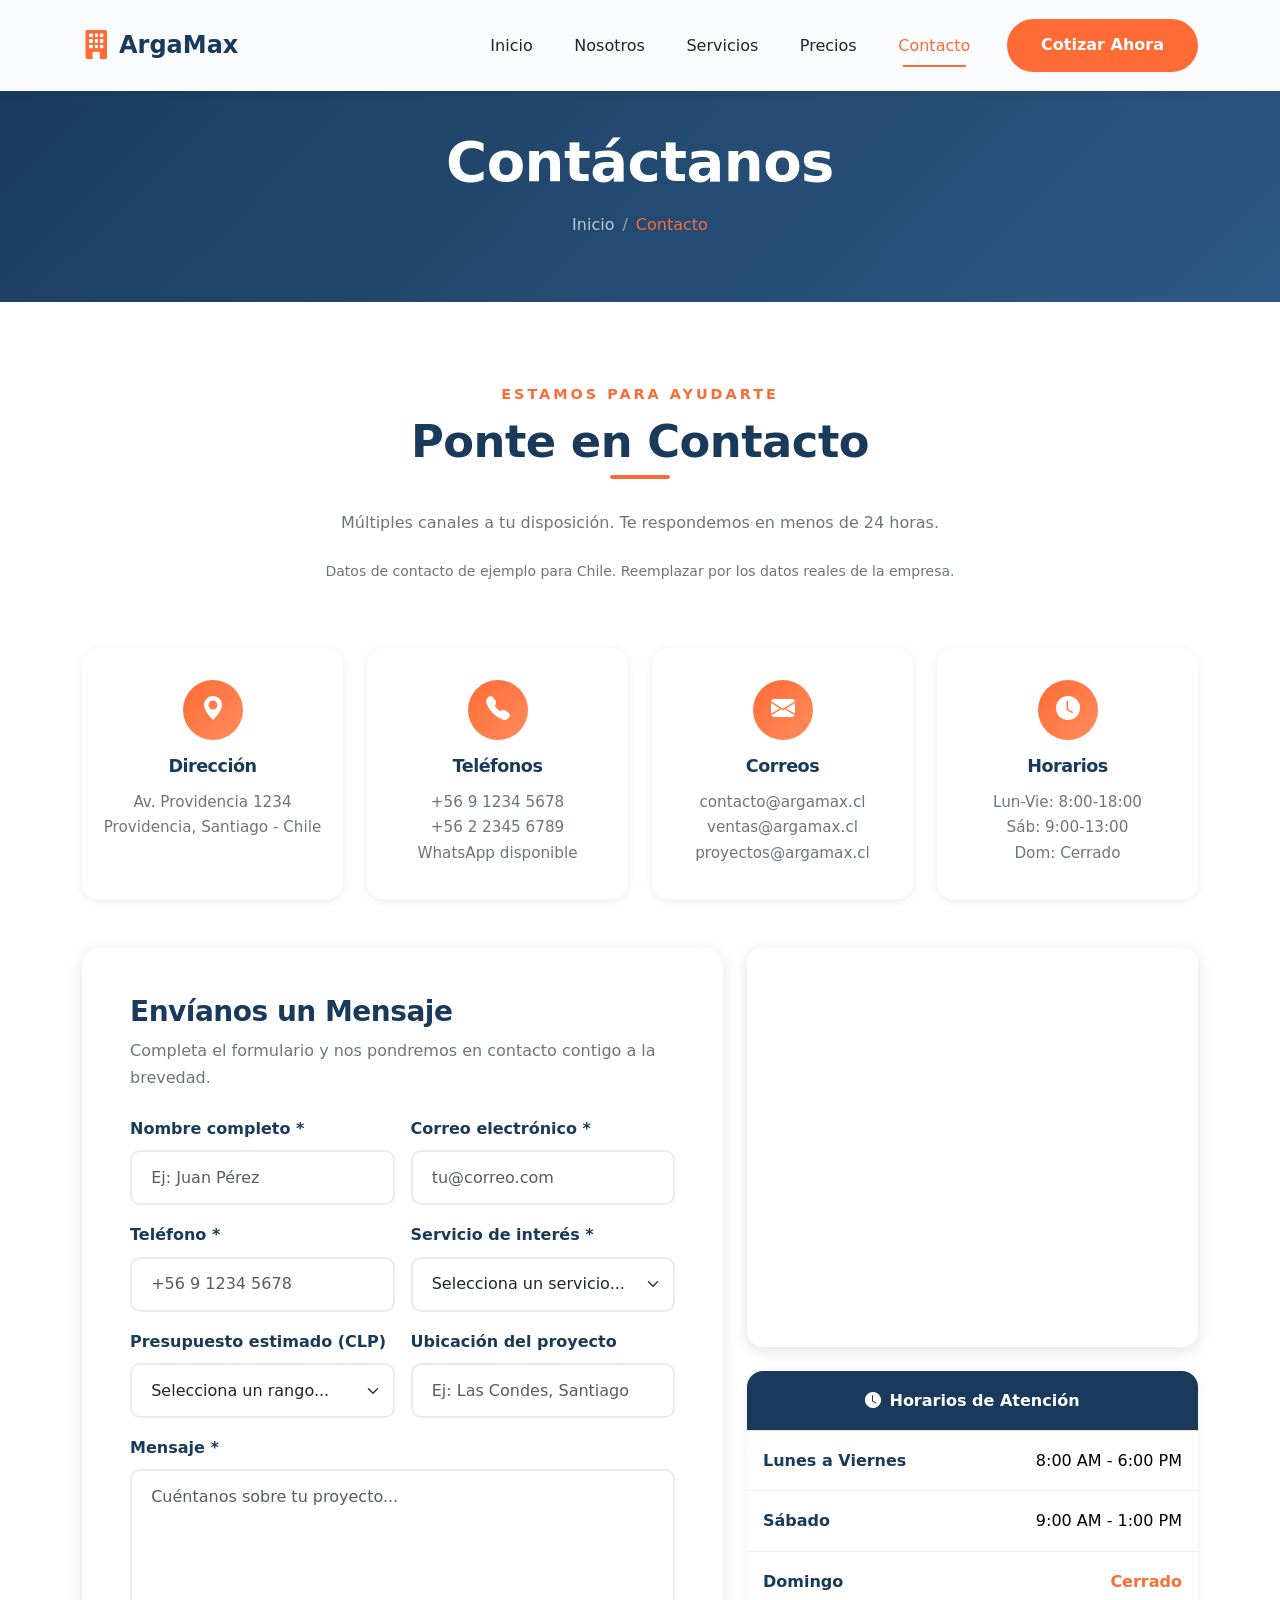
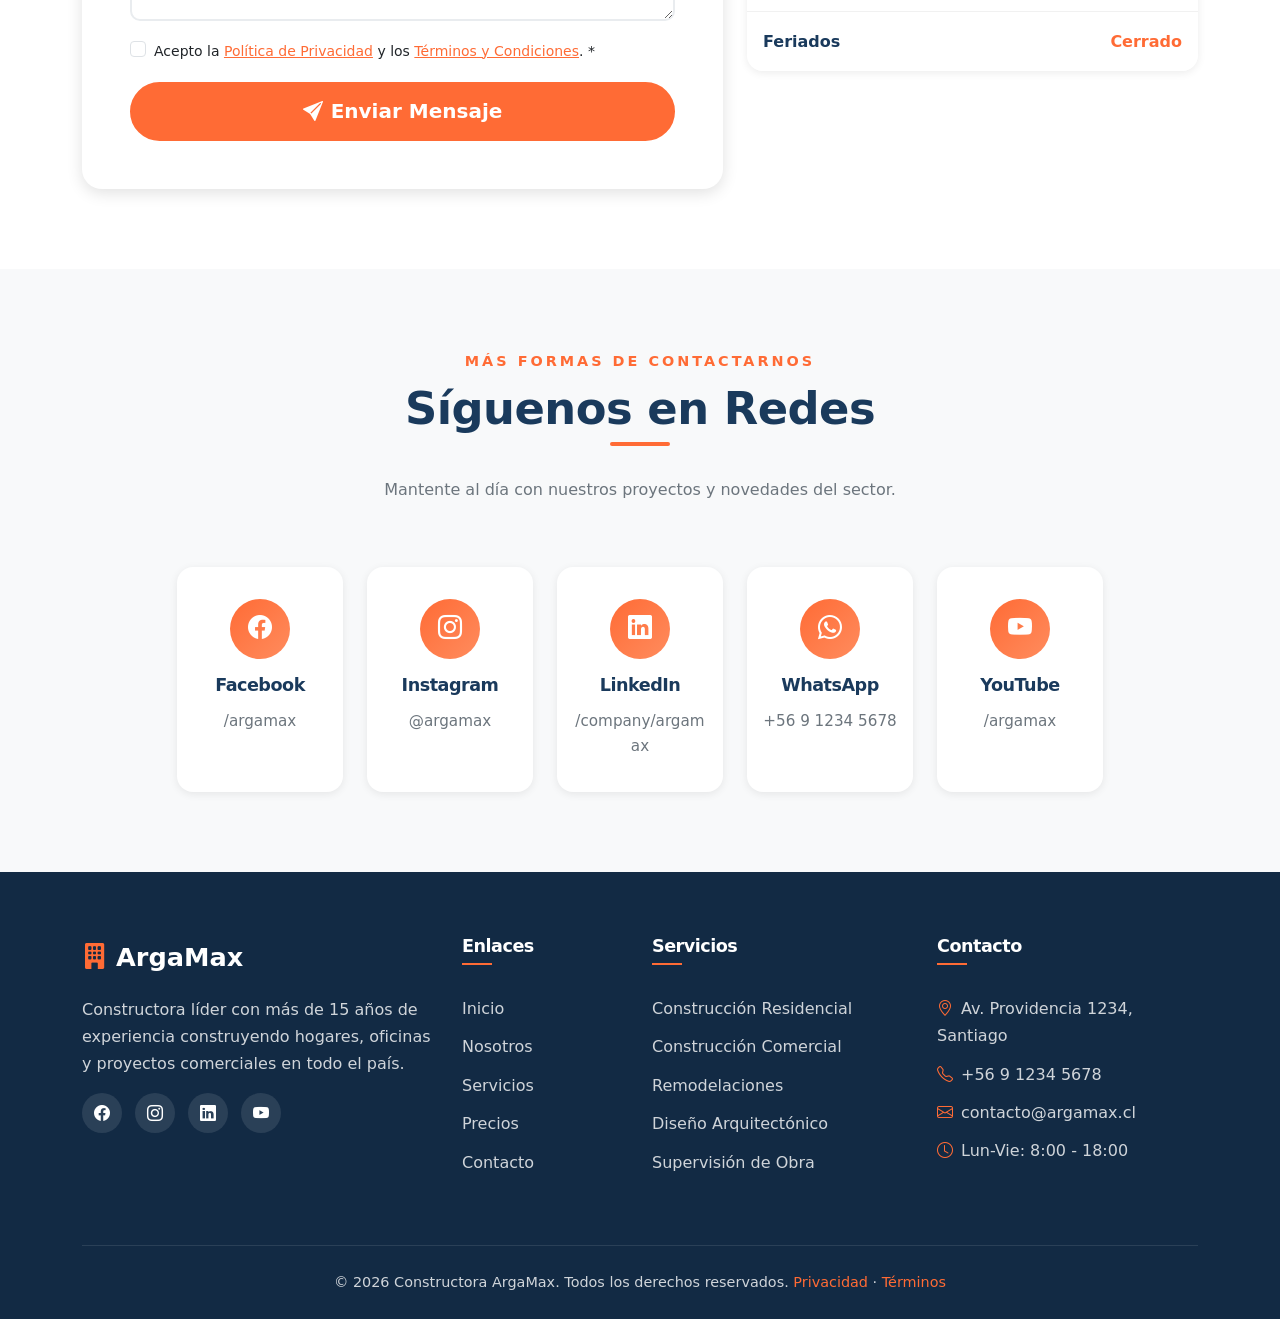
<file: contacto.html>
<!DOCTYPE html>
<html lang="es-CL">
<head>
    <meta charset="UTF-8">
    <meta http-equiv="X-UA-Compatible" content="IE=edge">
    <meta name="viewport" content="width=device-width, initial-scale=1.0">
    <meta name="description" content="Contáctanos para solicitar una cotización o resolver tus dudas. Estamos disponibles en Santiago, Chile.">
    <title>Contacto | Constructora ArgaMax</title>

    <link href="https://cdn.jsdelivr.net/npm/bootstrap@5.3.2/dist/css/bootstrap.min.css" rel="stylesheet">
    <link rel="stylesheet" href="https://cdn.jsdelivr.net/npm/bootstrap-icons@1.11.1/font/bootstrap-icons.css">
    <link rel="preconnect" href="https://fonts.googleapis.com">
    <link rel="preconnect" href="https://fonts.gstatic.com" crossorigin>
    <link href="https://fonts.googleapis.com/css2?family=Inter:wght@400;500;600;700;800&display=swap" rel="stylesheet">
    <link rel="stylesheet" href="css/styles.css">
</head>
<body>

    <!-- ============ NAVBAR ============ -->
    <nav class="navbar navbar-expand-lg navbar-custom fixed-top">
        <div class="container">
            <a class="navbar-brand" href="index.html">
                <i class="bi bi-building-fill"></i> ArgaMax
            </a>
            <button class="navbar-toggler" type="button" data-bs-toggle="collapse" data-bs-target="#mainNavbar" aria-controls="mainNavbar" aria-expanded="false" aria-label="Abrir menú de navegación">
                <i class="bi bi-list"></i>
            </button>
            <div class="collapse navbar-collapse" id="mainNavbar">
                <ul class="navbar-nav ms-auto align-items-center">
                    <li class="nav-item"><a class="nav-link" href="index.html">Inicio</a></li>
                    <li class="nav-item"><a class="nav-link" href="nosotros.html">Nosotros</a></li>
                    <li class="nav-item"><a class="nav-link" href="servicios.html">Servicios</a></li>
                    <li class="nav-item"><a class="nav-link" href="precios.html">Precios</a></li>
                    <li class="nav-item"><a class="nav-link" href="contacto.html">Contacto</a></li>
                    <li class="nav-item ms-lg-3">
                        <a href="contacto.html" class="btn btn-primary-custom">Cotizar Ahora</a>
                    </li>
                </ul>
            </div>
        </div>
    </nav>

    <!-- ============ HERO MINI ============ -->
    <section class="hero-mini">
        <div class="container">
            <h1>Contáctanos</h1>
            <nav aria-label="breadcrumb">
                <ol class="breadcrumb breadcrumb-custom justify-content-center">
                    <li class="breadcrumb-item"><a href="index.html">Inicio</a></li>
                    <li class="breadcrumb-item active" aria-current="page">Contacto</li>
                </ol>
            </nav>
        </div>
    </section>

    <!-- ============ INFORMACIÓN DE CONTACTO ============ -->
    <section class="section">
        <div class="container">
            <div class="section-title reveal">
                <span class="sub">Estamos para ayudarte</span>
                <h2>Ponte en Contacto</h2>
                <p>Múltiples canales a tu disposición. Te respondemos en menos de 24 horas.</p>
                <p class="small">Datos de contacto de ejemplo para Chile. Reemplazar por los datos reales de la empresa.</p>
            </div>

            <div class="row g-4 mb-5">
                <div class="col-lg-3 col-md-6 reveal delay-1">
                    <div class="contact-info-card">
                        <div class="icon"><i class="bi bi-geo-alt-fill"></i></div>
                        <h5>Dirección</h5>
                        <p>Av. Providencia 1234<br>Providencia, Santiago - Chile</p>
                    </div>
                </div>
                <div class="col-lg-3 col-md-6 reveal delay-2">
                    <div class="contact-info-card">
                        <div class="icon"><i class="bi bi-telephone-fill"></i></div>
                        <h5>Teléfonos</h5>
                        <p>+56 9 1234 5678<br>+56 2 2345 6789<br>WhatsApp disponible</p>
                    </div>
                </div>
                <div class="col-lg-3 col-md-6 reveal delay-3">
                    <div class="contact-info-card">
                        <div class="icon"><i class="bi bi-envelope-fill"></i></div>
                        <h5>Correos</h5>
                        <p>contacto@argamax.cl<br>ventas@argamax.cl<br>proyectos@argamax.cl</p>
                    </div>
                </div>
                <div class="col-lg-3 col-md-6 reveal delay-4">
                    <div class="contact-info-card">
                        <div class="icon"><i class="bi bi-clock-fill"></i></div>
                        <h5>Horarios</h5>
                        <p>Lun-Vie: 8:00-18:00<br>Sáb: 9:00-13:00<br>Dom: Cerrado</p>
                    </div>
                </div>
            </div>

            <!-- ============ FORMULARIO Y MAPA ============ -->
            <div class="row g-4">
                <!-- Formulario -->
                <div class="col-lg-7 reveal-left">
                    <div class="contact-form">
                        <h3 class="mb-2">Envíanos un Mensaje</h3>
                        <p class="text-secondary mb-4">Completa el formulario y nos pondremos en contacto contigo a la brevedad.</p>

                        <form id="contactForm" novalidate>
                            <div class="row g-3">
                                <div class="col-md-6">
                                    <label for="nombre" class="form-label">Nombre completo *</label>
                                    <input type="text" class="form-control" id="nombre" name="nombre" required minlength="3" placeholder="Ej: Juan Pérez">
                                    <div class="invalid-feedback">Por favor ingresa tu nombre.</div>
                                </div>
                                <div class="col-md-6">
                                    <label for="email" class="form-label">Correo electrónico *</label>
                                    <input type="email" class="form-control" id="email" name="email" required placeholder="tu@correo.com">
                                    <div class="invalid-feedback">Por favor ingresa un correo válido.</div>
                                </div>
                                <div class="col-md-6">
                                    <label for="telefono" class="form-label">Teléfono *</label>
                                    <input type="tel" class="form-control" id="telefono" name="telefono" required autocomplete="tel" placeholder="+56 9 1234 5678">
                                    <div class="invalid-feedback">Por favor ingresa un teléfono válido.</div>
                                </div>
                                <div class="col-md-6">
                                    <label for="servicio" class="form-label">Servicio de interés *</label>
                                    <select class="form-select" id="servicio" name="servicio" required>
                                        <option value="">Selecciona un servicio...</option>
                                        <option>Construcción Residencial</option>
                                        <option>Construcción Comercial</option>
                                        <option>Remodelaciones</option>
                                        <option>Diseño Arquitectónico</option>
                                        <option>Supervisión de Obra</option>
                                        <option>Consultoría</option>
                                        <option>Otro</option>
                                    </select>
                                    <div class="invalid-feedback">Selecciona un servicio.</div>
                                </div>
                                <div class="col-md-6">
                                    <label for="presupuesto" class="form-label">Presupuesto estimado (CLP)</label>
                                    <select class="form-select" id="presupuesto" name="presupuesto">
                                        <option value="">Selecciona un rango...</option>
                                        <option>Menos de 20 millones</option>
                                        <option>20–50 millones</option>
                                        <option>50–100 millones</option>
                                        <option>100–250 millones</option>
                                        <option>Más de 250 millones</option>
                                    </select>
                                </div>
                                <div class="col-md-6">
                                    <label for="ubicacion" class="form-label">Ubicación del proyecto</label>
                                    <input type="text" class="form-control" id="ubicacion" name="ubicacion" placeholder="Ej: Las Condes, Santiago">
                                </div>
                                <div class="col-12">
                                    <label for="mensaje" class="form-label">Mensaje *</label>
                                    <textarea class="form-control" id="mensaje" name="mensaje" rows="5" required minlength="10" placeholder="Cuéntanos sobre tu proyecto..."></textarea>
                                    <div class="invalid-feedback">Por favor describe tu proyecto (mín. 10 caracteres).</div>
                                </div>
                                <div class="col-12">
                                    <div class="form-check">
                                        <input class="form-check-input" type="checkbox" id="acepto" required>
                                        <label class="form-check-label small" for="acepto">
                                            Acepto la <a href="politica-privacidad.html" class="text-accent">Política de Privacidad</a> y los <a href="terminos-condiciones.html" class="text-accent">Términos y Condiciones</a>. *
                                        </label>
                                        <div class="invalid-feedback">Debes aceptar los términos.</div>
                                    </div>
                                </div>
                                <div class="col-12">
                                    <button type="submit" class="btn btn-primary-custom btn-lg w-100">
                                        <i class="bi bi-send-fill me-2"></i>Enviar Mensaje
                                    </button>
                                </div>
                            </div>
                        </form>
                    </div>
                </div>

                <!-- Mapa + Horarios -->
                <div class="col-lg-5 reveal-right">
                    <div class="map-container mb-4">
                        <iframe
                            src="https://www.google.com/maps?q=Providencia%2C%20Santiago%2C%20Chile&amp;output=embed"
                            allowfullscreen=""
                            loading="lazy"
                            referrerpolicy="no-referrer-when-downgrade"
                            title="Mapa referencial de Providencia, Santiago de Chile"></iframe>
                    </div>

                    <div class="schedule-table">
                        <table class="table mb-0">
                            <thead>
                                <tr>
                                    <th colspan="2" class="text-center"><i class="bi bi-clock-fill me-2"></i>Horarios de Atención</th>
                                </tr>
                            </thead>
                            <tbody>
                                <tr>
                                    <td class="day">Lunes a Viernes</td>
                                    <td class="text-end">8:00 AM - 6:00 PM</td>
                                </tr>
                                <tr>
                                    <td class="day">Sábado</td>
                                    <td class="text-end">9:00 AM - 1:00 PM</td>
                                </tr>
                                <tr>
                                    <td class="day">Domingo</td>
                                    <td class="text-end closed">Cerrado</td>
                                </tr>
                                <tr>
                                    <td class="day">Feriados</td>
                                    <td class="text-end closed">Cerrado</td>
                                </tr>
                            </tbody>
                        </table>
                    </div>
                </div>
            </div>
        </div>
    </section>

    <!-- ============ CANALES ADICIONALES ============ -->
    <section class="section section-light">
        <div class="container">
            <div class="section-title reveal">
                <span class="sub">Más formas de contactarnos</span>
                <h2>Síguenos en Redes</h2>
                <p>Mantente al día con nuestros proyectos y novedades del sector.</p>
            </div>

            <div class="row g-4 justify-content-center">
                <div class="col-lg-2 col-md-4 col-6 reveal delay-1">
                    <a href="#" class="text-decoration-none">
                        <div class="contact-info-card">
                            <div class="icon"><i class="bi bi-facebook"></i></div>
                            <h5>Facebook</h5>
                            <p class="small mb-0">/argamax</p>
                        </div>
                    </a>
                </div>
                <div class="col-lg-2 col-md-4 col-6 reveal delay-2">
                    <a href="#" class="text-decoration-none">
                        <div class="contact-info-card">
                            <div class="icon"><i class="bi bi-instagram"></i></div>
                            <h5>Instagram</h5>
                            <p class="small mb-0">@argamax</p>
                        </div>
                    </a>
                </div>
                <div class="col-lg-2 col-md-4 col-6 reveal delay-3">
                    <a href="#" class="text-decoration-none">
                        <div class="contact-info-card">
                            <div class="icon"><i class="bi bi-linkedin"></i></div>
                            <h5>LinkedIn</h5>
                            <p class="small mb-0">/company/argamax</p>
                        </div>
                    </a>
                </div>
                <div class="col-lg-2 col-md-4 col-6 reveal delay-4">
                    <a href="#" class="text-decoration-none">
                        <div class="contact-info-card">
                            <div class="icon"><i class="bi bi-whatsapp"></i></div>
                            <h5>WhatsApp</h5>
                            <p class="small mb-0">+56 9 1234 5678</p>
                        </div>
                    </a>
                </div>
                <div class="col-lg-2 col-md-4 col-6 reveal delay-5">
                    <a href="#" class="text-decoration-none">
                        <div class="contact-info-card">
                            <div class="icon"><i class="bi bi-youtube"></i></div>
                            <h5>YouTube</h5>
                            <p class="small mb-0">/argamax</p>
                        </div>
                    </a>
                </div>
            </div>
        </div>
    </section>

    <!-- ============ FOOTER ============ -->
    <footer class="footer">
        <div class="container">
            <div class="row g-4">
                <div class="col-lg-4">
                    <div class="footer-brand"><i class="bi bi-building-fill"></i> ArgaMax</div>
                    <p>Constructora líder con más de 15 años de experiencia construyendo hogares, oficinas y proyectos comerciales en todo el país.</p>
                    <div class="footer-social">
                        <a href="#"><i class="bi bi-facebook"></i></a>
                        <a href="#"><i class="bi bi-instagram"></i></a>
                        <a href="#"><i class="bi bi-linkedin"></i></a>
                        <a href="#"><i class="bi bi-youtube"></i></a>
                    </div>
                </div>
                <div class="col-lg-2 col-md-4">
                    <h5>Enlaces</h5>
                    <ul>
                        <li><a href="index.html">Inicio</a></li>
                        <li><a href="nosotros.html">Nosotros</a></li>
                        <li><a href="servicios.html">Servicios</a></li>
                        <li><a href="precios.html">Precios</a></li>
                        <li><a href="contacto.html">Contacto</a></li>
                    </ul>
                </div>
                <div class="col-lg-3 col-md-4">
                    <h5>Servicios</h5>
                    <ul>
                        <li><a href="servicios.html">Construcción Residencial</a></li>
                        <li><a href="servicios.html">Construcción Comercial</a></li>
                        <li><a href="servicios.html">Remodelaciones</a></li>
                        <li><a href="servicios.html">Diseño Arquitectónico</a></li>
                        <li><a href="servicios.html">Supervisión de Obra</a></li>
                    </ul>
                </div>
                <div class="col-lg-3 col-md-4">
                    <h5>Contacto</h5>
                    <ul>
                        <li><i class="bi bi-geo-alt me-2 text-accent"></i>Av. Providencia 1234, Santiago</li>
                        <li><i class="bi bi-telephone me-2 text-accent"></i>+56 9 1234 5678</li>
                        <li><i class="bi bi-envelope me-2 text-accent"></i>contacto@argamax.cl</li>
                        <li><i class="bi bi-clock me-2 text-accent"></i>Lun-Vie: 8:00 - 18:00</li>
                    </ul>
                </div>
            </div>
            <div class="footer-bottom">
                <p class="mb-0">&copy; <span id="current-year"></span> Constructora ArgaMax. Todos los derechos reservados. <a href="politica-privacidad.html">Privacidad</a> · <a href="terminos-condiciones.html">Términos</a></p>
            </div>
        </div>
    </footer>

    <a href="#" id="backToTop" class="back-to-top"><i class="bi bi-arrow-up"></i></a>

    <script src="https://cdn.jsdelivr.net/npm/bootstrap@5.3.2/dist/js/bootstrap.bundle.min.js"></script>
    <script src="js/main.js"></script>
    <script src="js/animations.js"></script>
    <script src="js/contact-form.js"></script>
</body>
</html>
</file>
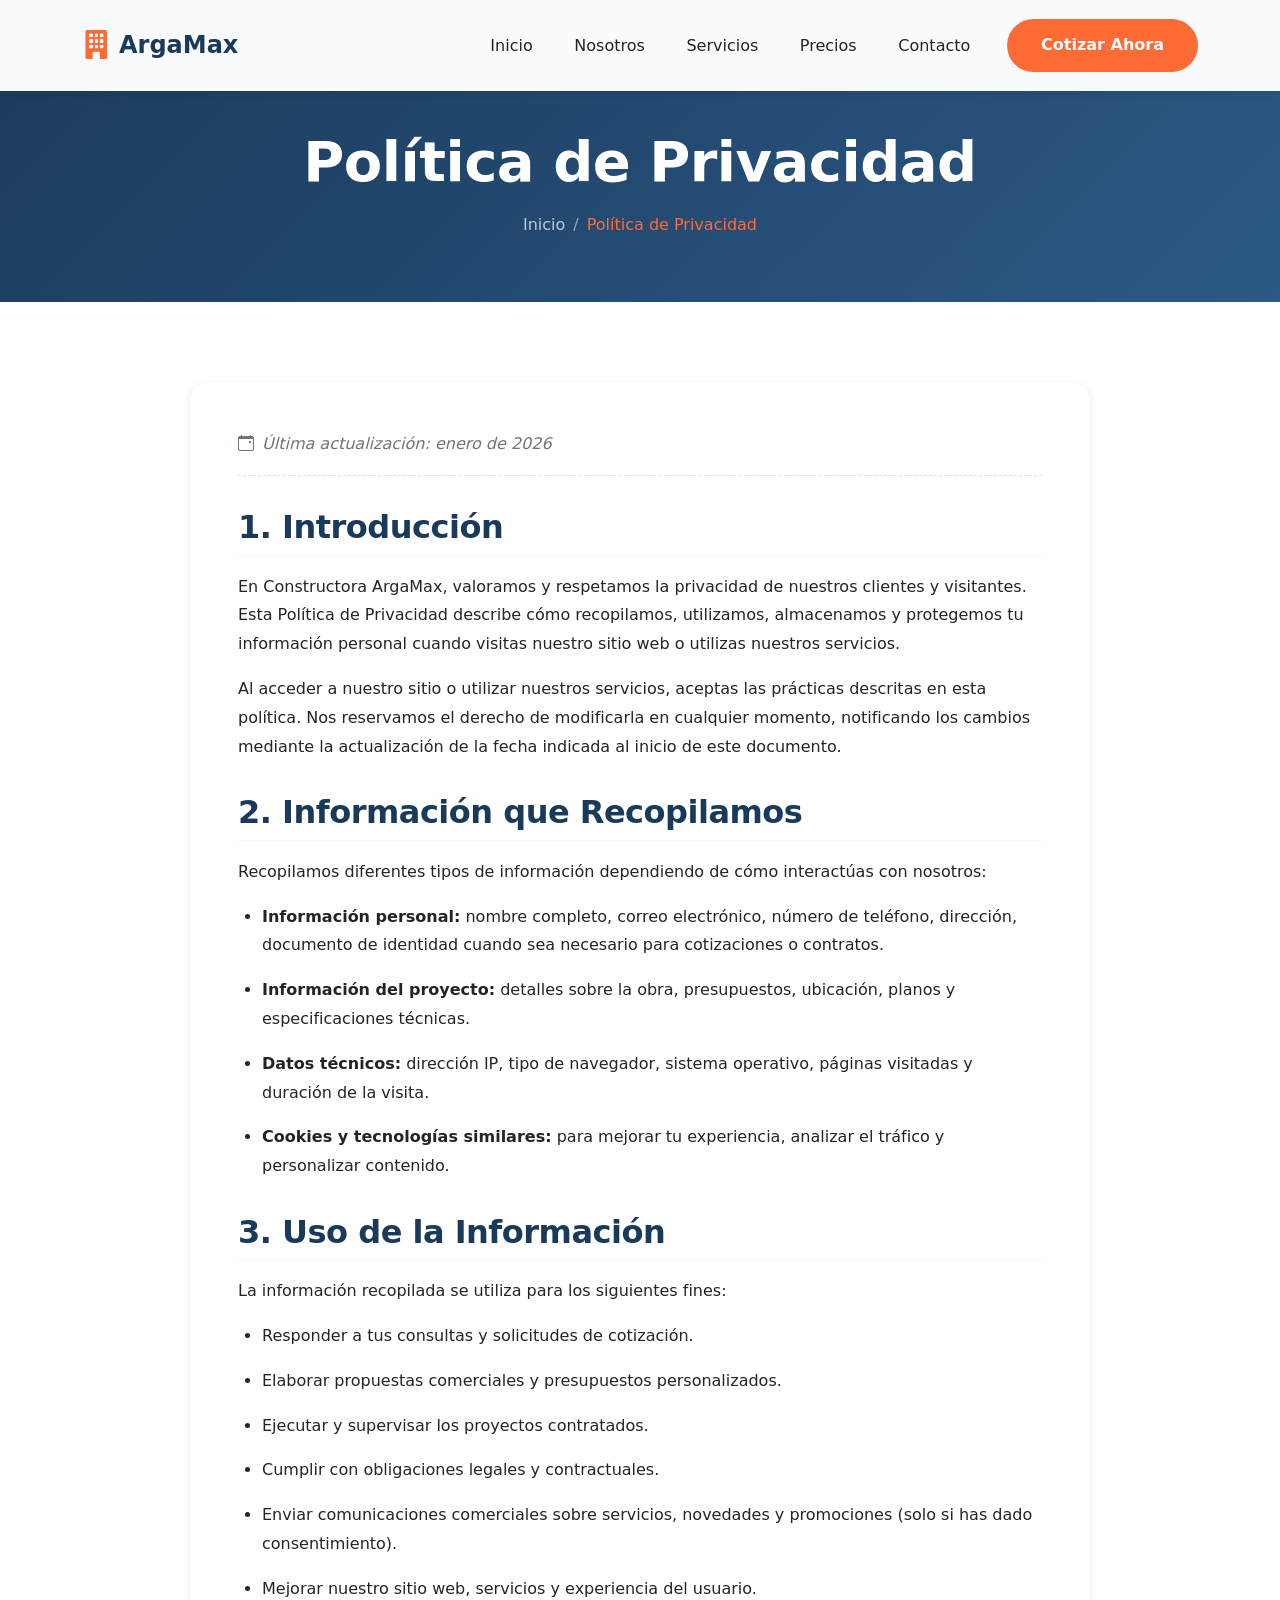
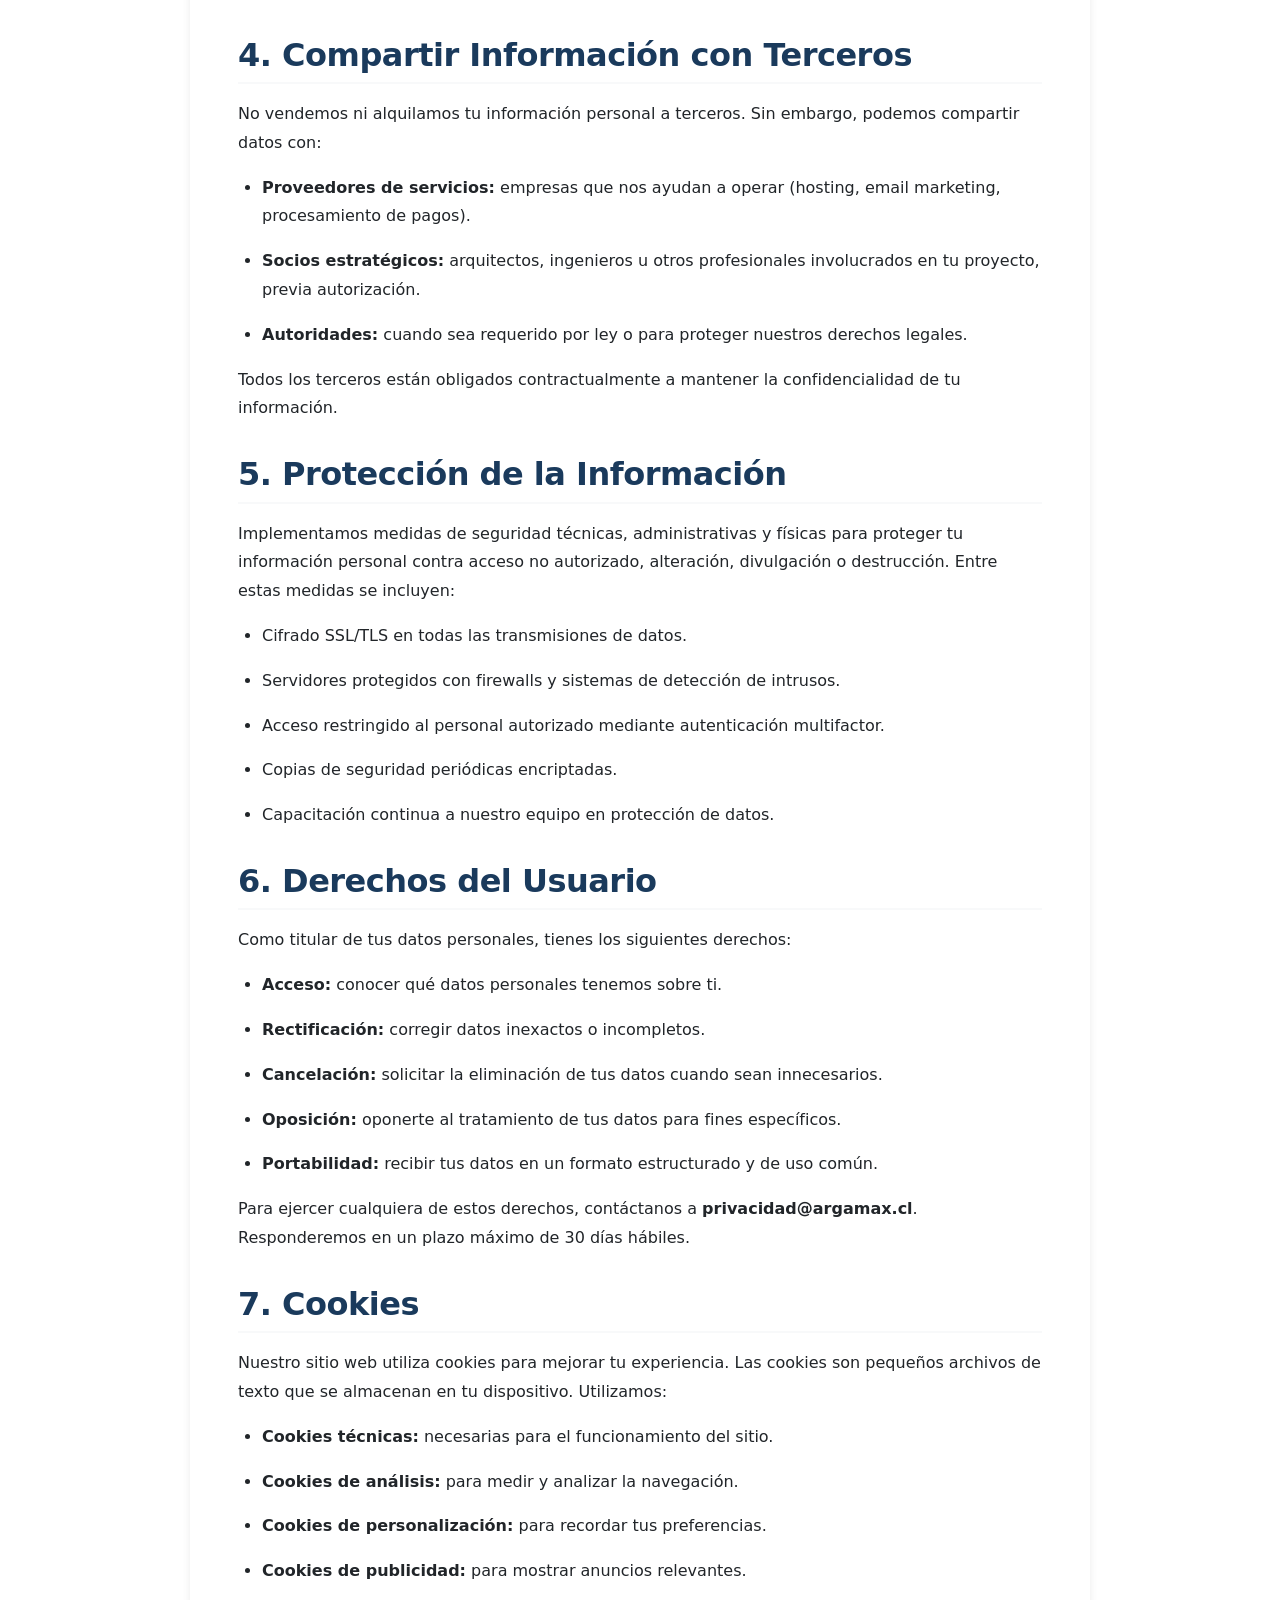
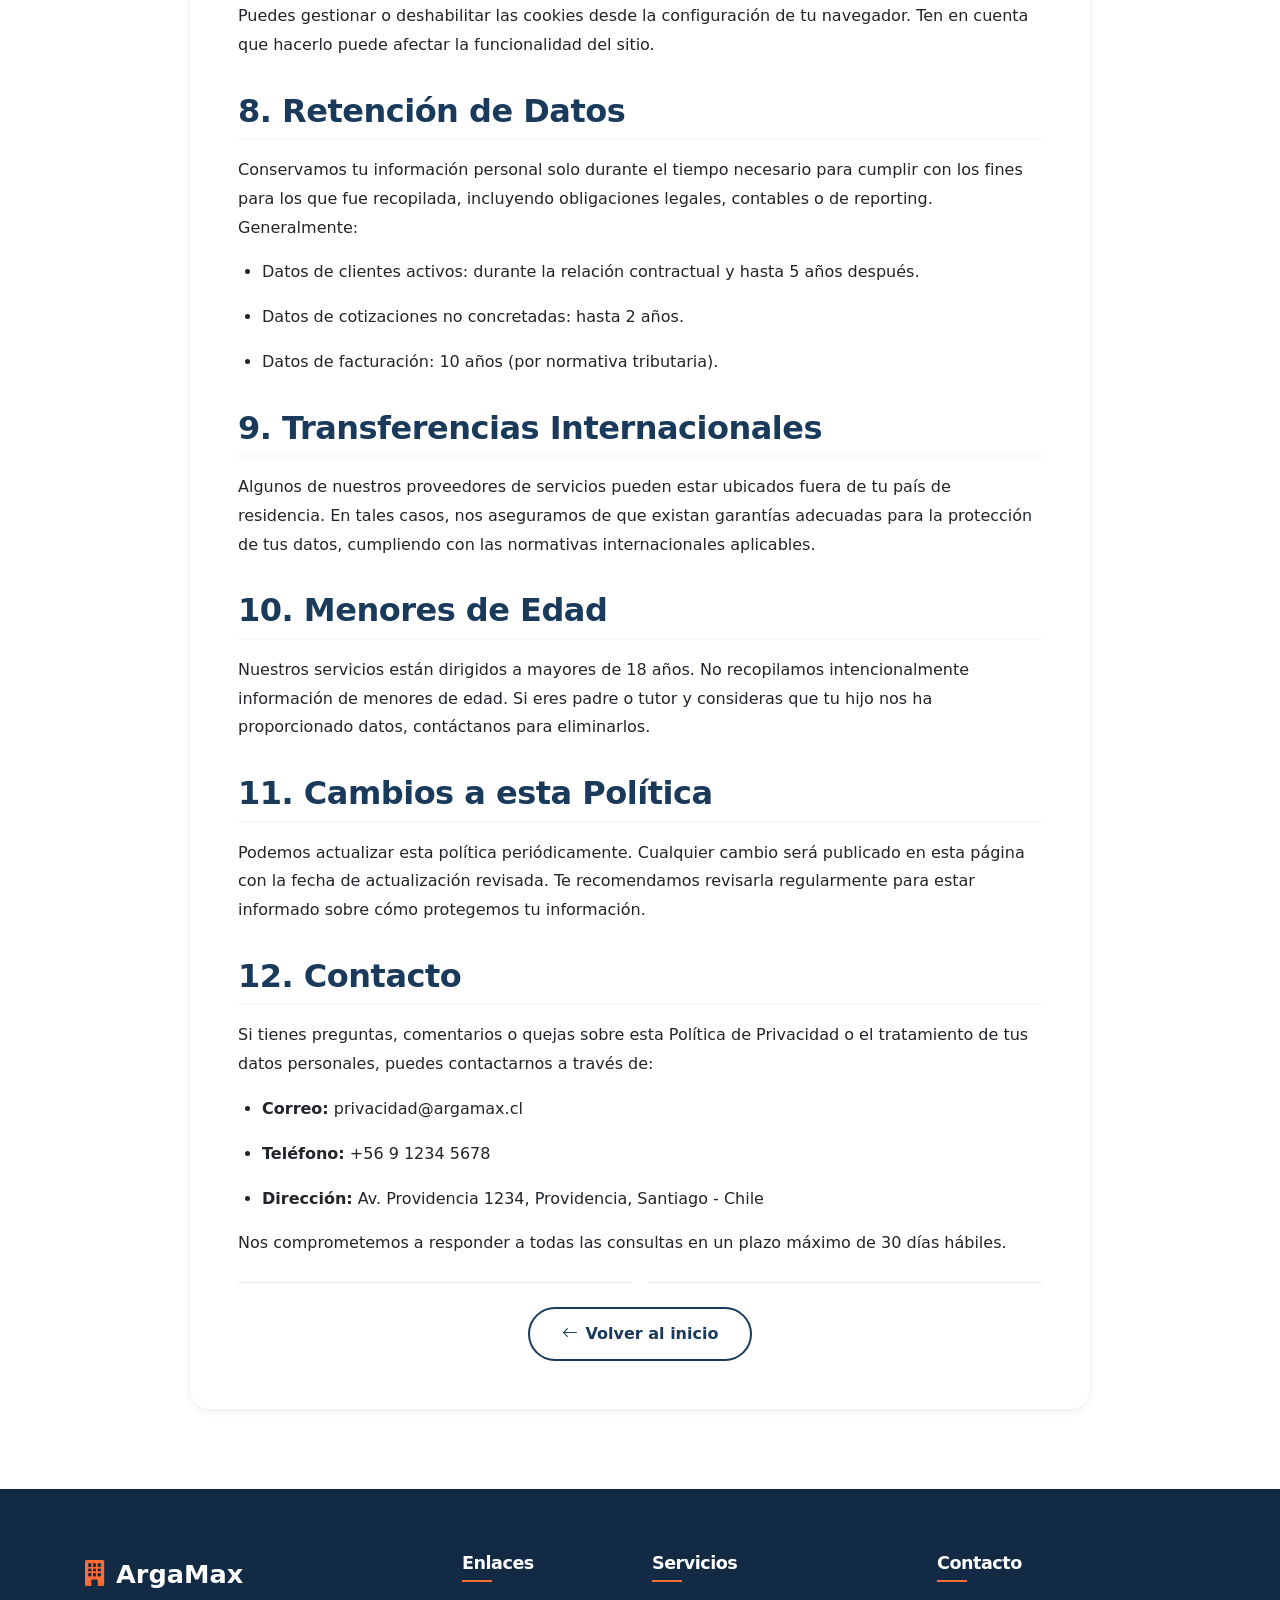
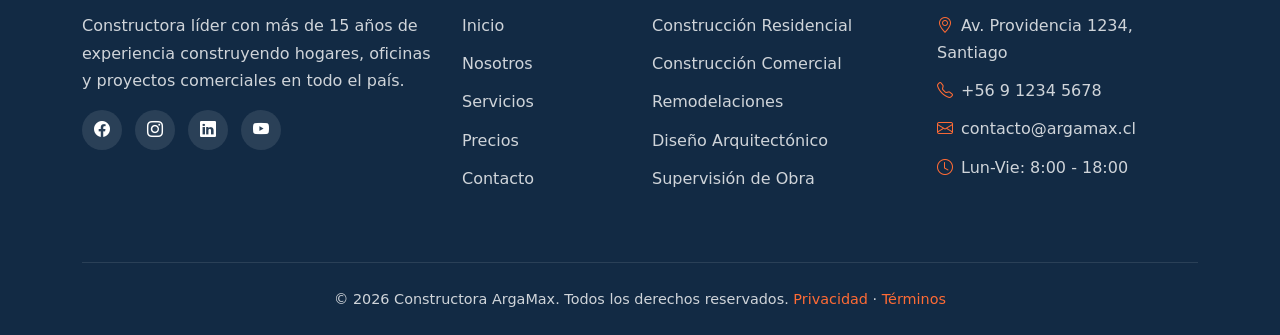
<file: politica-privacidad.html>
<!DOCTYPE html>
<html lang="es-CL">
<head>
    <meta charset="UTF-8">
    <meta http-equiv="X-UA-Compatible" content="IE=edge">
    <meta name="viewport" content="width=device-width, initial-scale=1.0">
    <meta name="description" content="Política de Privacidad de Constructora ArgaMax. Conoce cómo recopilamos, usamos y protegemos tus datos personales.">
    <title>Política de Privacidad | Constructora ArgaMax</title>

    <link href="https://cdn.jsdelivr.net/npm/bootstrap@5.3.2/dist/css/bootstrap.min.css" rel="stylesheet">
    <link rel="stylesheet" href="https://cdn.jsdelivr.net/npm/bootstrap-icons@1.11.1/font/bootstrap-icons.css">
    <link rel="preconnect" href="https://fonts.googleapis.com">
    <link rel="preconnect" href="https://fonts.gstatic.com" crossorigin>
    <link href="https://fonts.googleapis.com/css2?family=Inter:wght@400;500;600;700;800&display=swap" rel="stylesheet">
    <link rel="stylesheet" href="css/styles.css">
</head>
<body>

    <!-- ============ NAVBAR ============ -->
    <nav class="navbar navbar-expand-lg navbar-custom fixed-top">
        <div class="container">
            <a class="navbar-brand" href="index.html">
                <i class="bi bi-building-fill"></i> ArgaMax
            </a>
            <button class="navbar-toggler" type="button" data-bs-toggle="collapse" data-bs-target="#mainNavbar" aria-controls="mainNavbar" aria-expanded="false" aria-label="Abrir menú de navegación">
                <i class="bi bi-list"></i>
            </button>
            <div class="collapse navbar-collapse" id="mainNavbar">
                <ul class="navbar-nav ms-auto align-items-center">
                    <li class="nav-item"><a class="nav-link" href="index.html">Inicio</a></li>
                    <li class="nav-item"><a class="nav-link" href="nosotros.html">Nosotros</a></li>
                    <li class="nav-item"><a class="nav-link" href="servicios.html">Servicios</a></li>
                    <li class="nav-item"><a class="nav-link" href="precios.html">Precios</a></li>
                    <li class="nav-item"><a class="nav-link" href="contacto.html">Contacto</a></li>
                    <li class="nav-item ms-lg-3">
                        <a href="contacto.html" class="btn btn-primary-custom">Cotizar Ahora</a>
                    </li>
                </ul>
            </div>
        </div>
    </nav>

    <!-- ============ HERO MINI ============ -->
    <section class="hero-mini">
        <div class="container">
            <h1>Política de Privacidad</h1>
            <nav aria-label="breadcrumb">
                <ol class="breadcrumb breadcrumb-custom justify-content-center">
                    <li class="breadcrumb-item"><a href="index.html">Inicio</a></li>
                    <li class="breadcrumb-item active" aria-current="page">Política de Privacidad</li>
                </ol>
            </nav>
        </div>
    </section>

    <!-- ============ CONTENIDO ============ -->
    <section class="section">
        <div class="container">
            <div class="legal-content reveal">
                <p class="updated"><i class="bi bi-calendar-event me-2"></i>Última actualización: enero de 2026</p>

                <h2>1. Introducción</h2>
                <p>En Constructora ArgaMax, valoramos y respetamos la privacidad de nuestros clientes y visitantes. Esta Política de Privacidad describe cómo recopilamos, utilizamos, almacenamos y protegemos tu información personal cuando visitas nuestro sitio web o utilizas nuestros servicios.</p>
                <p>Al acceder a nuestro sitio o utilizar nuestros servicios, aceptas las prácticas descritas en esta política. Nos reservamos el derecho de modificarla en cualquier momento, notificando los cambios mediante la actualización de la fecha indicada al inicio de este documento.</p>

                <h2>2. Información que Recopilamos</h2>
                <p>Recopilamos diferentes tipos de información dependiendo de cómo interactúas con nosotros:</p>
                <ul>
                    <li><strong>Información personal:</strong> nombre completo, correo electrónico, número de teléfono, dirección, documento de identidad cuando sea necesario para cotizaciones o contratos.</li>
                    <li><strong>Información del proyecto:</strong> detalles sobre la obra, presupuestos, ubicación, planos y especificaciones técnicas.</li>
                    <li><strong>Datos técnicos:</strong> dirección IP, tipo de navegador, sistema operativo, páginas visitadas y duración de la visita.</li>
                    <li><strong>Cookies y tecnologías similares:</strong> para mejorar tu experiencia, analizar el tráfico y personalizar contenido.</li>
                </ul>

                <h2>3. Uso de la Información</h2>
                <p>La información recopilada se utiliza para los siguientes fines:</p>
                <ul>
                    <li>Responder a tus consultas y solicitudes de cotización.</li>
                    <li>Elaborar propuestas comerciales y presupuestos personalizados.</li>
                    <li>Ejecutar y supervisar los proyectos contratados.</li>
                    <li>Cumplir con obligaciones legales y contractuales.</li>
                    <li>Enviar comunicaciones comerciales sobre servicios, novedades y promociones (solo si has dado consentimiento).</li>
                    <li>Mejorar nuestro sitio web, servicios y experiencia del usuario.</li>
                </ul>

                <h2>4. Compartir Información con Terceros</h2>
                <p>No vendemos ni alquilamos tu información personal a terceros. Sin embargo, podemos compartir datos con:</p>
                <ul>
                    <li><strong>Proveedores de servicios:</strong> empresas que nos ayudan a operar (hosting, email marketing, procesamiento de pagos).</li>
                    <li><strong>Socios estratégicos:</strong> arquitectos, ingenieros u otros profesionales involucrados en tu proyecto, previa autorización.</li>
                    <li><strong>Autoridades:</strong> cuando sea requerido por ley o para proteger nuestros derechos legales.</li>
                </ul>
                <p>Todos los terceros están obligados contractualmente a mantener la confidencialidad de tu información.</p>

                <h2>5. Protección de la Información</h2>
                <p>Implementamos medidas de seguridad técnicas, administrativas y físicas para proteger tu información personal contra acceso no autorizado, alteración, divulgación o destrucción. Entre estas medidas se incluyen:</p>
                <ul>
                    <li>Cifrado SSL/TLS en todas las transmisiones de datos.</li>
                    <li>Servidores protegidos con firewalls y sistemas de detección de intrusos.</li>
                    <li>Acceso restringido al personal autorizado mediante autenticación multifactor.</li>
                    <li>Copias de seguridad periódicas encriptadas.</li>
                    <li>Capacitación continua a nuestro equipo en protección de datos.</li>
                </ul>

                <h2>6. Derechos del Usuario</h2>
                <p>Como titular de tus datos personales, tienes los siguientes derechos:</p>
                <ul>
                    <li><strong>Acceso:</strong> conocer qué datos personales tenemos sobre ti.</li>
                    <li><strong>Rectificación:</strong> corregir datos inexactos o incompletos.</li>
                    <li><strong>Cancelación:</strong> solicitar la eliminación de tus datos cuando sean innecesarios.</li>
                    <li><strong>Oposición:</strong> oponerte al tratamiento de tus datos para fines específicos.</li>
                    <li><strong>Portabilidad:</strong> recibir tus datos en un formato estructurado y de uso común.</li>
                </ul>
                <p>Para ejercer cualquiera de estos derechos, contáctanos a <strong>privacidad@argamax.cl</strong>. Responderemos en un plazo máximo de 30 días hábiles.</p>

                <h2>7. Cookies</h2>
                <p>Nuestro sitio web utiliza cookies para mejorar tu experiencia. Las cookies son pequeños archivos de texto que se almacenan en tu dispositivo. Utilizamos:</p>
                <ul>
                    <li><strong>Cookies técnicas:</strong> necesarias para el funcionamiento del sitio.</li>
                    <li><strong>Cookies de análisis:</strong> para medir y analizar la navegación.</li>
                    <li><strong>Cookies de personalización:</strong> para recordar tus preferencias.</li>
                    <li><strong>Cookies de publicidad:</strong> para mostrar anuncios relevantes.</li>
                </ul>
                <p>Puedes gestionar o deshabilitar las cookies desde la configuración de tu navegador. Ten en cuenta que hacerlo puede afectar la funcionalidad del sitio.</p>

                <h2>8. Retención de Datos</h2>
                <p>Conservamos tu información personal solo durante el tiempo necesario para cumplir con los fines para los que fue recopilada, incluyendo obligaciones legales, contables o de reporting. Generalmente:</p>
                <ul>
                    <li>Datos de clientes activos: durante la relación contractual y hasta 5 años después.</li>
                    <li>Datos de cotizaciones no concretadas: hasta 2 años.</li>
                    <li>Datos de facturación: 10 años (por normativa tributaria).</li>
                </ul>

                <h2>9. Transferencias Internacionales</h2>
                <p>Algunos de nuestros proveedores de servicios pueden estar ubicados fuera de tu país de residencia. En tales casos, nos aseguramos de que existan garantías adecuadas para la protección de tus datos, cumpliendo con las normativas internacionales aplicables.</p>

                <h2>10. Menores de Edad</h2>
                <p>Nuestros servicios están dirigidos a mayores de 18 años. No recopilamos intencionalmente información de menores de edad. Si eres padre o tutor y consideras que tu hijo nos ha proporcionado datos, contáctanos para eliminarlos.</p>

                <h2>11. Cambios a esta Política</h2>
                <p>Podemos actualizar esta política periódicamente. Cualquier cambio será publicado en esta página con la fecha de actualización revisada. Te recomendamos revisarla regularmente para estar informado sobre cómo protegemos tu información.</p>

                <h2>12. Contacto</h2>
                <p>Si tienes preguntas, comentarios o quejas sobre esta Política de Privacidad o el tratamiento de tus datos personales, puedes contactarnos a través de:</p>
                <ul>
                    <li><strong>Correo:</strong> privacidad@argamax.cl</li>
                    <li><strong>Teléfono:</strong> +56 9 1234 5678</li>
                    <li><strong>Dirección:</strong> Av. Providencia 1234, Providencia, Santiago - Chile</li>
                </ul>
                <p>Nos comprometemos a responder a todas las consultas en un plazo máximo de 30 días hábiles.</p>

                <div class="divider"></div>
                <div class="text-center mt-4">
                    <a href="index.html" class="btn btn-outline-custom">
                        <i class="bi bi-arrow-left me-2"></i>Volver al inicio
                    </a>
                </div>
            </div>
        </div>
    </section>

    <!-- ============ FOOTER ============ -->
    <footer class="footer">
        <div class="container">
            <div class="row g-4">
                <div class="col-lg-4">
                    <div class="footer-brand"><i class="bi bi-building-fill"></i> ArgaMax</div>
                    <p>Constructora líder con más de 15 años de experiencia construyendo hogares, oficinas y proyectos comerciales en todo el país.</p>
                    <div class="footer-social">
                        <a href="#"><i class="bi bi-facebook"></i></a>
                        <a href="#"><i class="bi bi-instagram"></i></a>
                        <a href="#"><i class="bi bi-linkedin"></i></a>
                        <a href="#"><i class="bi bi-youtube"></i></a>
                    </div>
                </div>
                <div class="col-lg-2 col-md-4">
                    <h5>Enlaces</h5>
                    <ul>
                        <li><a href="index.html">Inicio</a></li>
                        <li><a href="nosotros.html">Nosotros</a></li>
                        <li><a href="servicios.html">Servicios</a></li>
                        <li><a href="precios.html">Precios</a></li>
                        <li><a href="contacto.html">Contacto</a></li>
                    </ul>
                </div>
                <div class="col-lg-3 col-md-4">
                    <h5>Servicios</h5>
                    <ul>
                        <li><a href="servicios.html">Construcción Residencial</a></li>
                        <li><a href="servicios.html">Construcción Comercial</a></li>
                        <li><a href="servicios.html">Remodelaciones</a></li>
                        <li><a href="servicios.html">Diseño Arquitectónico</a></li>
                        <li><a href="servicios.html">Supervisión de Obra</a></li>
                    </ul>
                </div>
                <div class="col-lg-3 col-md-4">
                    <h5>Contacto</h5>
                    <ul>
                        <li><i class="bi bi-geo-alt me-2 text-accent"></i>Av. Providencia 1234, Santiago</li>
                        <li><i class="bi bi-telephone me-2 text-accent"></i>+56 9 1234 5678</li>
                        <li><i class="bi bi-envelope me-2 text-accent"></i>contacto@argamax.cl</li>
                        <li><i class="bi bi-clock me-2 text-accent"></i>Lun-Vie: 8:00 - 18:00</li>
                    </ul>
                </div>
            </div>
            <div class="footer-bottom">
                <p class="mb-0">&copy; <span id="current-year"></span> Constructora ArgaMax. Todos los derechos reservados. <a href="politica-privacidad.html">Privacidad</a> · <a href="terminos-condiciones.html">Términos</a></p>
            </div>
        </div>
    </footer>

    <a href="#" id="backToTop" class="back-to-top"><i class="bi bi-arrow-up"></i></a>

    <script src="https://cdn.jsdelivr.net/npm/bootstrap@5.3.2/dist/js/bootstrap.bundle.min.js"></script>
    <script src="js/main.js"></script>
    <script src="js/animations.js"></script>
</body>
</html>
</file>
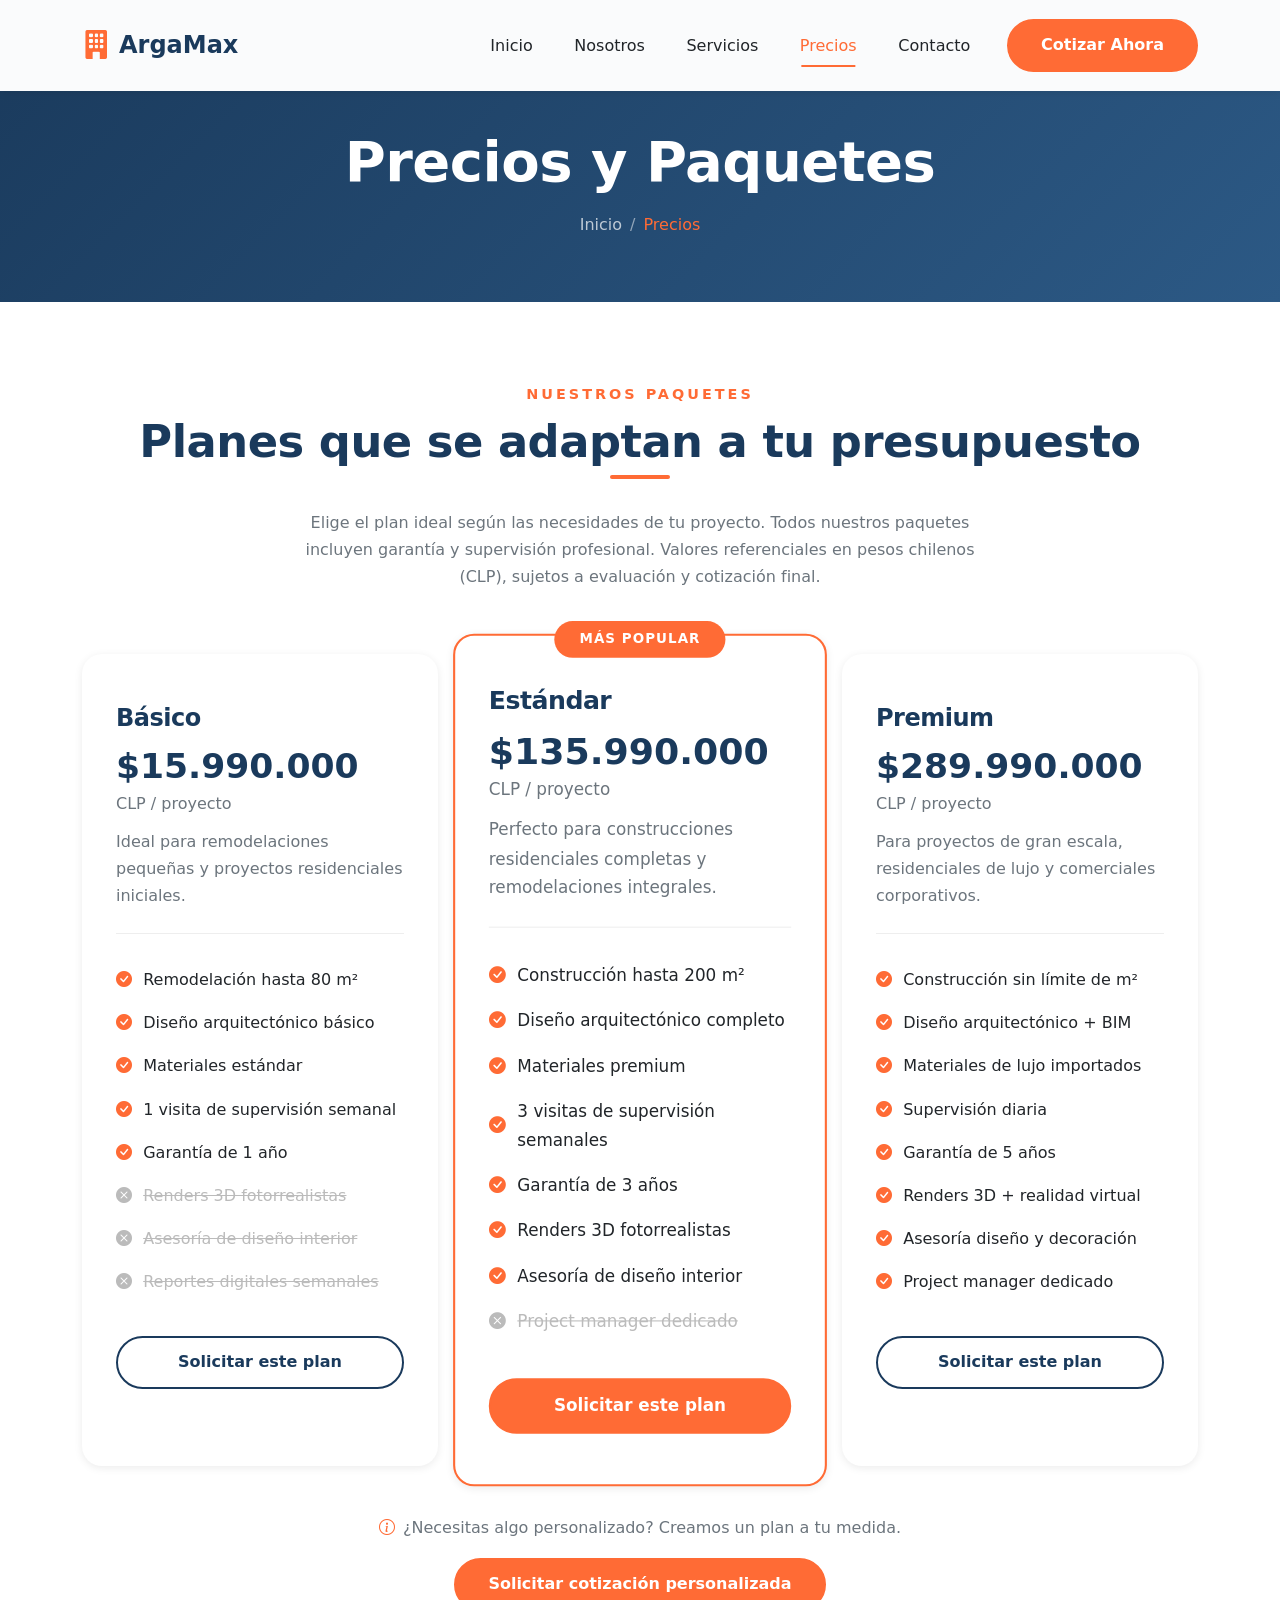
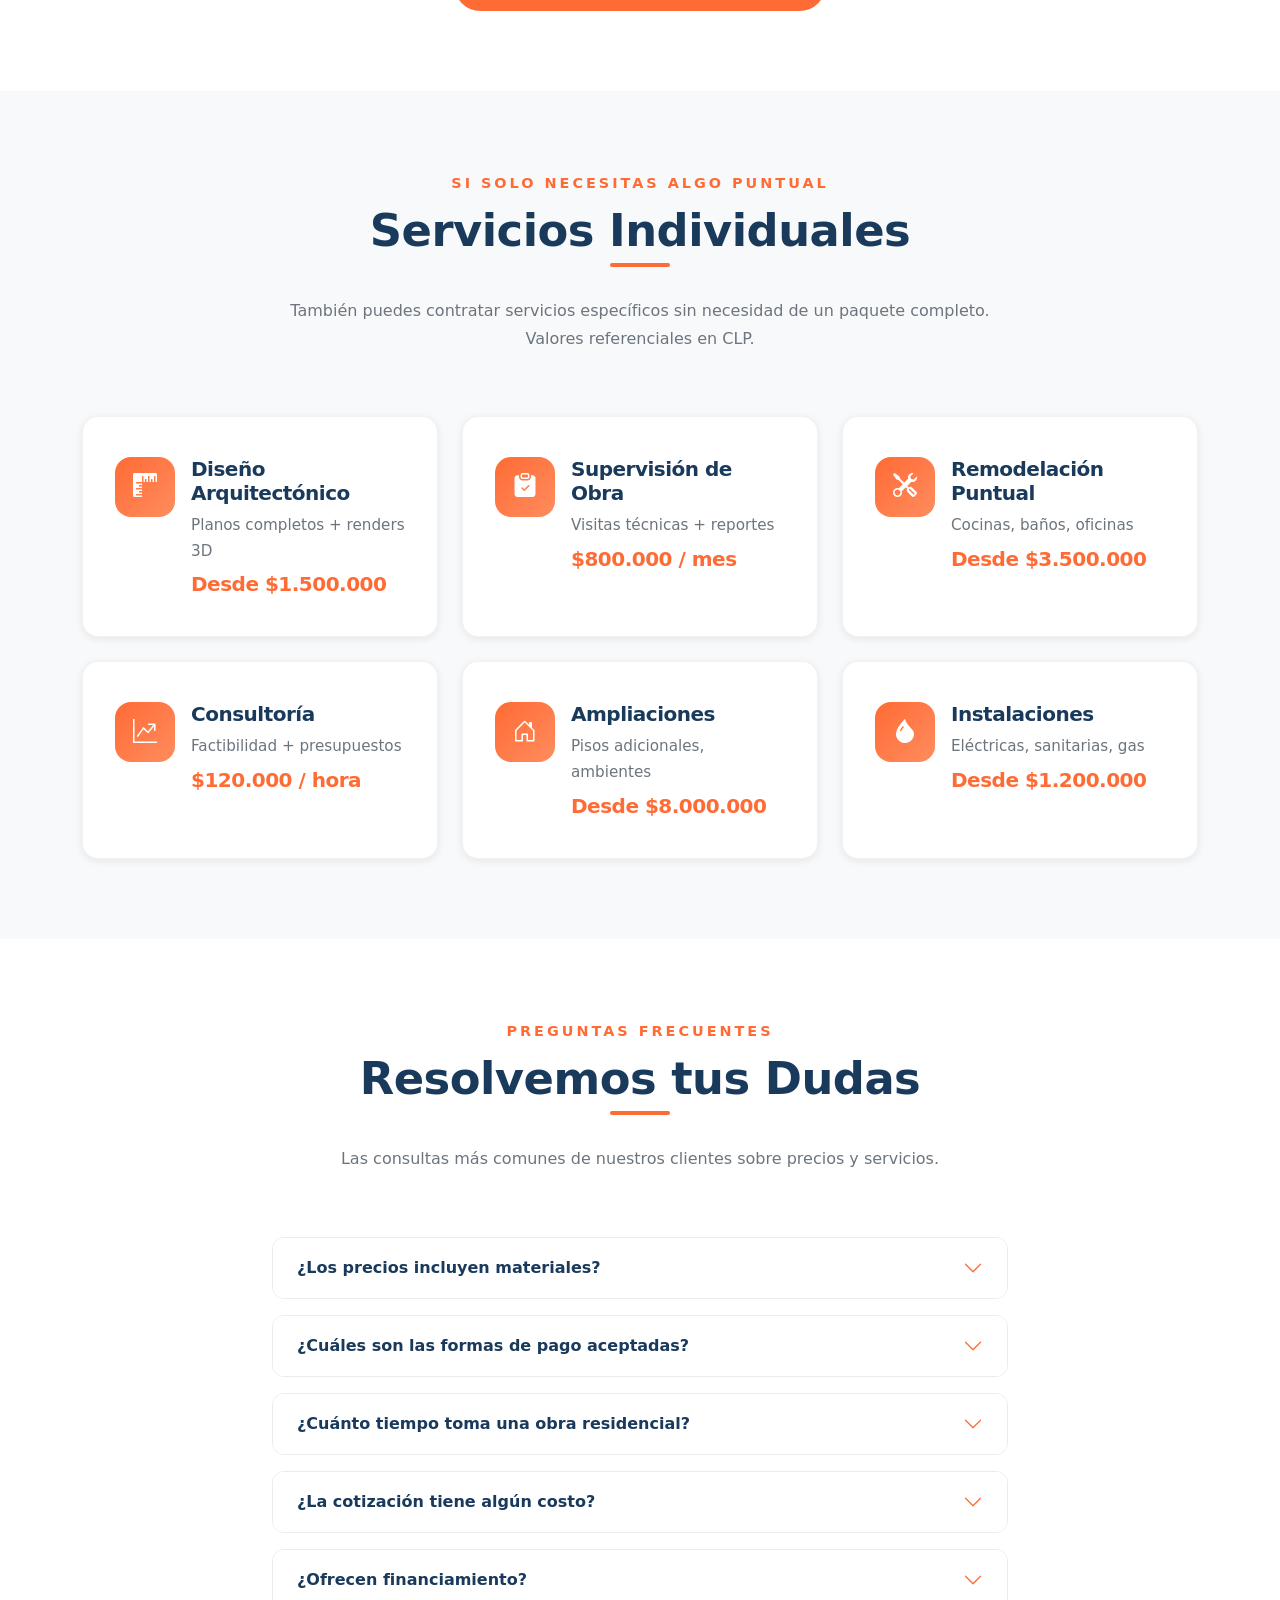
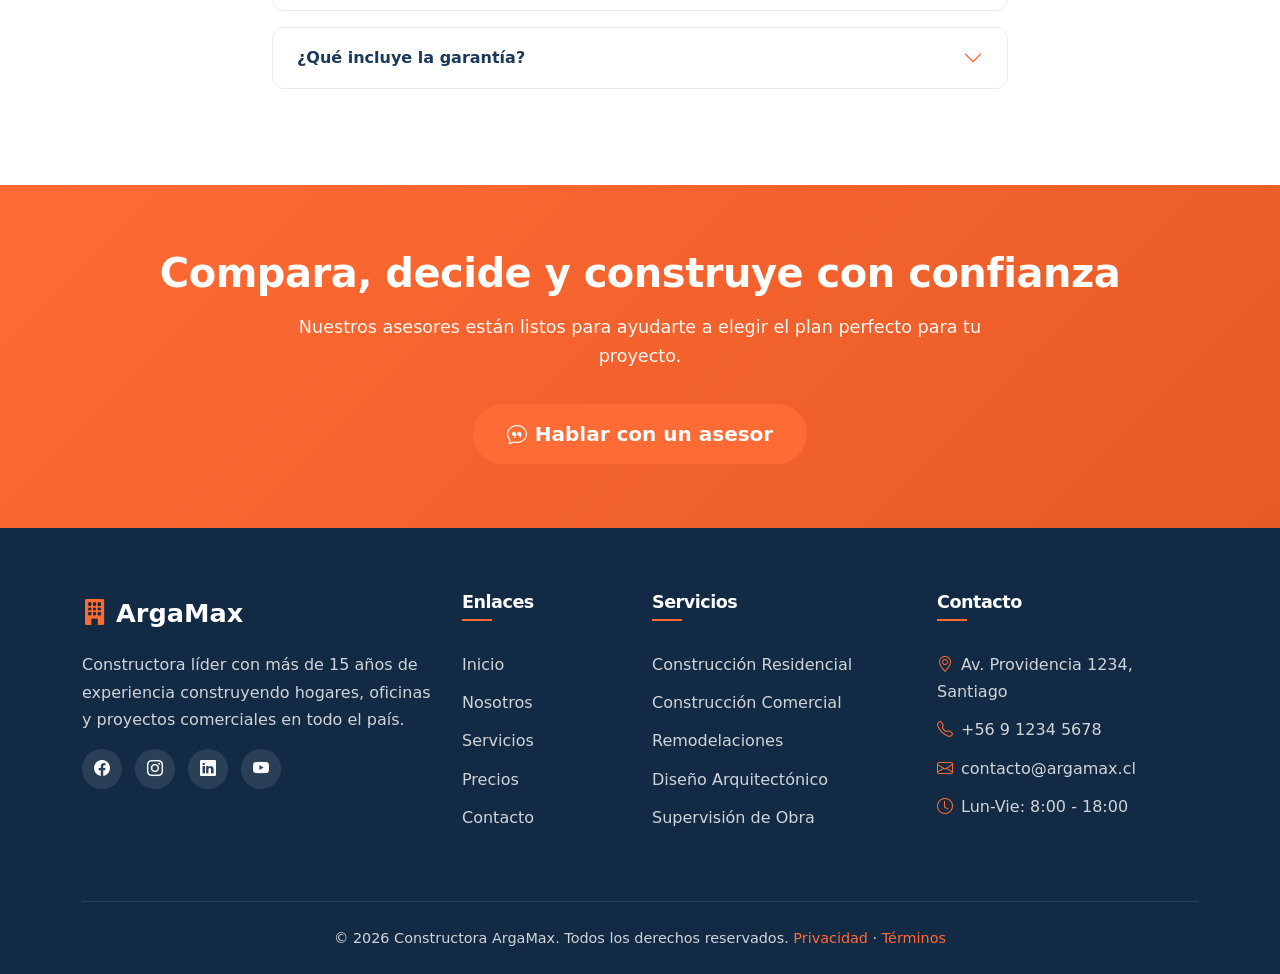
<file: precios.html>
<!DOCTYPE html>
<html lang="es-CL">
<head>
    <meta charset="UTF-8">
    <meta http-equiv="X-UA-Compatible" content="IE=edge">
    <meta name="viewport" content="width=device-width, initial-scale=1.0">
    <meta name="description" content="Precios y paquetes de servicios de construcción. Conoce nuestros planes básico, estándar y premium.">
    <title>Precios | Constructora ArgaMax</title>

    <link href="https://cdn.jsdelivr.net/npm/bootstrap@5.3.2/dist/css/bootstrap.min.css" rel="stylesheet">
    <link rel="stylesheet" href="https://cdn.jsdelivr.net/npm/bootstrap-icons@1.11.1/font/bootstrap-icons.css">
    <link rel="preconnect" href="https://fonts.googleapis.com">
    <link rel="preconnect" href="https://fonts.gstatic.com" crossorigin>
    <link href="https://fonts.googleapis.com/css2?family=Inter:wght@400;500;600;700;800&display=swap" rel="stylesheet">
    <link rel="stylesheet" href="css/styles.css">
</head>
<body>

    <!-- ============ NAVBAR ============ -->
    <nav class="navbar navbar-expand-lg navbar-custom fixed-top">
        <div class="container">
            <a class="navbar-brand" href="index.html">
                <i class="bi bi-building-fill"></i> ArgaMax
            </a>
            <button class="navbar-toggler" type="button" data-bs-toggle="collapse" data-bs-target="#mainNavbar" aria-controls="mainNavbar" aria-expanded="false" aria-label="Abrir menú de navegación">
                <i class="bi bi-list"></i>
            </button>
            <div class="collapse navbar-collapse" id="mainNavbar">
                <ul class="navbar-nav ms-auto align-items-center">
                    <li class="nav-item"><a class="nav-link" href="index.html">Inicio</a></li>
                    <li class="nav-item"><a class="nav-link" href="nosotros.html">Nosotros</a></li>
                    <li class="nav-item"><a class="nav-link" href="servicios.html">Servicios</a></li>
                    <li class="nav-item"><a class="nav-link" href="precios.html">Precios</a></li>
                    <li class="nav-item"><a class="nav-link" href="contacto.html">Contacto</a></li>
                    <li class="nav-item ms-lg-3">
                        <a href="contacto.html" class="btn btn-primary-custom">Cotizar Ahora</a>
                    </li>
                </ul>
            </div>
        </div>
    </nav>

    <!-- ============ HERO MINI ============ -->
    <section class="hero-mini">
        <div class="container">
            <h1>Precios y Paquetes</h1>
            <nav aria-label="breadcrumb">
                <ol class="breadcrumb breadcrumb-custom justify-content-center">
                    <li class="breadcrumb-item"><a href="index.html">Inicio</a></li>
                    <li class="breadcrumb-item active" aria-current="page">Precios</li>
                </ol>
            </nav>
        </div>
    </section>

    <!-- ============ INTRO ============ -->
    <section class="section">
        <div class="container">
            <div class="section-title reveal">
                <span class="sub">Nuestros paquetes</span>
                <h2>Planes que se adaptan a tu presupuesto</h2>
                <p>Elige el plan ideal según las necesidades de tu proyecto. Todos nuestros paquetes incluyen garantía y supervisión profesional. Valores referenciales en pesos chilenos (CLP), sujetos a evaluación y cotización final.</p>
            </div>

            <!-- ===== 3 paquetes ===== -->
            <div class="row g-4 align-items-stretch">
                <div class="col-lg-4 reveal delay-1">
                    <div class="pricing-card">
                        <h4>Básico</h4>
                        <div class="price">$15.990.000 <small>CLP / proyecto</small></div>
                        <p class="desc">Ideal para remodelaciones pequeñas y proyectos residenciales iniciales.</p>
                        <ul>
                            <li><i class="bi bi-check-circle-fill"></i> Remodelación hasta 80 m²</li>
                            <li><i class="bi bi-check-circle-fill"></i> Diseño arquitectónico básico</li>
                            <li><i class="bi bi-check-circle-fill"></i> Materiales estándar</li>
                            <li><i class="bi bi-check-circle-fill"></i> 1 visita de supervisión semanal</li>
                            <li><i class="bi bi-check-circle-fill"></i> Garantía de 1 año</li>
                            <li class="disabled"><i class="bi bi-x-circle-fill"></i> Renders 3D fotorrealistas</li>
                            <li class="disabled"><i class="bi bi-x-circle-fill"></i> Asesoría de diseño interior</li>
                            <li class="disabled"><i class="bi bi-x-circle-fill"></i> Reportes digitales semanales</li>
                        </ul>
                        <a href="contacto.html" class="btn btn-outline-custom w-100">Solicitar este plan</a>
                    </div>
                </div>

                <div class="col-lg-4 reveal delay-2">
                    <div class="pricing-card featured">
                        <span class="badge-featured">Más popular</span>
                        <h4>Estándar</h4>
                        <div class="price">$135.990.000 <small>CLP / proyecto</small></div>
                        <p class="desc">Perfecto para construcciones residenciales completas y remodelaciones integrales.</p>
                        <ul>
                            <li><i class="bi bi-check-circle-fill"></i> Construcción hasta 200 m²</li>
                            <li><i class="bi bi-check-circle-fill"></i> Diseño arquitectónico completo</li>
                            <li><i class="bi bi-check-circle-fill"></i> Materiales premium</li>
                            <li><i class="bi bi-check-circle-fill"></i> 3 visitas de supervisión semanales</li>
                            <li><i class="bi bi-check-circle-fill"></i> Garantía de 3 años</li>
                            <li><i class="bi bi-check-circle-fill"></i> Renders 3D fotorrealistas</li>
                            <li><i class="bi bi-check-circle-fill"></i> Asesoría de diseño interior</li>
                            <li class="disabled"><i class="bi bi-x-circle-fill"></i> Project manager dedicado</li>
                        </ul>
                        <a href="contacto.html" class="btn btn-primary-custom w-100">Solicitar este plan</a>
                    </div>
                </div>

                <div class="col-lg-4 reveal delay-3">
                    <div class="pricing-card">
                        <h4>Premium</h4>
                        <div class="price">$289.990.000 <small>CLP / proyecto</small></div>
                        <p class="desc">Para proyectos de gran escala, residenciales de lujo y comerciales corporativos.</p>
                        <ul>
                            <li><i class="bi bi-check-circle-fill"></i> Construcción sin límite de m²</li>
                            <li><i class="bi bi-check-circle-fill"></i> Diseño arquitectónico + BIM</li>
                            <li><i class="bi bi-check-circle-fill"></i> Materiales de lujo importados</li>
                            <li><i class="bi bi-check-circle-fill"></i> Supervisión diaria</li>
                            <li><i class="bi bi-check-circle-fill"></i> Garantía de 5 años</li>
                            <li><i class="bi bi-check-circle-fill"></i> Renders 3D + realidad virtual</li>
                            <li><i class="bi bi-check-circle-fill"></i> Asesoría diseño y decoración</li>
                            <li><i class="bi bi-check-circle-fill"></i> Project manager dedicado</li>
                        </ul>
                        <a href="contacto.html" class="btn btn-outline-custom w-100">Solicitar este plan</a>
                    </div>
                </div>
            </div>

            <div class="text-center mt-5 reveal">
                <p class="text-secondary mb-3"><i class="bi bi-info-circle text-accent me-2"></i>¿Necesitas algo personalizado? Creamos un plan a tu medida.</p>
                <a href="contacto.html" class="btn btn-primary-custom">Solicitar cotización personalizada</a>
            </div>
        </div>
    </section>

    <!-- ============ SERVICIOS INDIVIDUALES ============ -->
    <section class="section section-light">
        <div class="container">
            <div class="section-title reveal">
                <span class="sub">Si solo necesitas algo puntual</span>
                <h2>Servicios Individuales</h2>
                <p>También puedes contratar servicios específicos sin necesidad de un paquete completo. Valores referenciales en CLP.</p>
            </div>

            <div class="row g-4">
                <div class="col-lg-4 col-md-6 reveal delay-1">
                    <div class="service-card d-flex align-items-start gap-3">
                        <div class="icon flex-shrink-0 mb-0" style="width:60px;height:60px;font-size:1.5rem;"><i class="bi bi-rulers"></i></div>
                        <div>
                            <h5 class="mb-2">Diseño Arquitectónico</h5>
                            <p class="small text-secondary mb-2">Planos completos + renders 3D</p>
                            <h4 class="text-accent mb-0">Desde $1.500.000</h4>
                        </div>
                    </div>
                </div>
                <div class="col-lg-4 col-md-6 reveal delay-2">
                    <div class="service-card d-flex align-items-start gap-3">
                        <div class="icon flex-shrink-0 mb-0" style="width:60px;height:60px;font-size:1.5rem;"><i class="bi bi-clipboard-check-fill"></i></div>
                        <div>
                            <h5 class="mb-2">Supervisión de Obra</h5>
                            <p class="small text-secondary mb-2">Visitas técnicas + reportes</p>
                            <h4 class="text-accent mb-0">$800.000 / mes</h4>
                        </div>
                    </div>
                </div>
                <div class="col-lg-4 col-md-6 reveal delay-3">
                    <div class="service-card d-flex align-items-start gap-3">
                        <div class="icon flex-shrink-0 mb-0" style="width:60px;height:60px;font-size:1.5rem;"><i class="bi bi-tools"></i></div>
                        <div>
                            <h5 class="mb-2">Remodelación Puntual</h5>
                            <p class="small text-secondary mb-2">Cocinas, baños, oficinas</p>
                            <h4 class="text-accent mb-0">Desde $3.500.000</h4>
                        </div>
                    </div>
                </div>
                <div class="col-lg-4 col-md-6 reveal delay-1">
                    <div class="service-card d-flex align-items-start gap-3">
                        <div class="icon flex-shrink-0 mb-0" style="width:60px;height:60px;font-size:1.5rem;"><i class="bi bi-graph-up-arrow"></i></div>
                        <div>
                            <h5 class="mb-2">Consultoría</h5>
                            <p class="small text-secondary mb-2">Factibilidad + presupuestos</p>
                            <h4 class="text-accent mb-0">$120.000 / hora</h4>
                        </div>
                    </div>
                </div>
                <div class="col-lg-4 col-md-6 reveal delay-2">
                    <div class="service-card d-flex align-items-start gap-3">
                        <div class="icon flex-shrink-0 mb-0" style="width:60px;height:60px;font-size:1.5rem;"><i class="bi bi-house-door"></i></div>
                        <div>
                            <h5 class="mb-2">Ampliaciones</h5>
                            <p class="small text-secondary mb-2">Pisos adicionales, ambientes</p>
                            <h4 class="text-accent mb-0">Desde $8.000.000</h4>
                        </div>
                    </div>
                </div>
                <div class="col-lg-4 col-md-6 reveal delay-3">
                    <div class="service-card d-flex align-items-start gap-3">
                        <div class="icon flex-shrink-0 mb-0" style="width:60px;height:60px;font-size:1.5rem;"><i class="bi bi-droplet-fill"></i></div>
                        <div>
                            <h5 class="mb-2">Instalaciones</h5>
                            <p class="small text-secondary mb-2">Eléctricas, sanitarias, gas</p>
                            <h4 class="text-accent mb-0">Desde $1.200.000</h4>
                        </div>
                    </div>
                </div>
            </div>
        </div>
    </section>

    <!-- ============ FAQ ============ -->
    <section class="section">
        <div class="container">
            <div class="section-title reveal">
                <span class="sub">Preguntas frecuentes</span>
                <h2>Resolvemos tus Dudas</h2>
                <p>Las consultas más comunes de nuestros clientes sobre precios y servicios.</p>
            </div>

            <div class="row justify-content-center">
                <div class="col-lg-8 reveal">
                    <div class="accordion" id="faqAccordion">
                        <div class="accordion-item accordion-item-custom">
                            <h2 class="accordion-header">
                                <button class="accordion-button collapsed" type="button" data-bs-toggle="collapse" data-bs-target="#faq1">
                                    ¿Los precios incluyen materiales?
                                </button>
                            </h2>
                            <div id="faq1" class="accordion-collapse collapse" data-bs-parent="#faqAccordion">
                                <div class="accordion-body">
                                    Sí, todos nuestros paquetes incluyen materiales según la categoría especificada (estándar, premium o de lujo). Te entregamos un desglose detallado en la cotización para total transparencia.
                                </div>
                            </div>
                        </div>
                        <div class="accordion-item accordion-item-custom">
                            <h2 class="accordion-header">
                                <button class="accordion-button collapsed" type="button" data-bs-toggle="collapse" data-bs-target="#faq2">
                                    ¿Cuáles son las formas de pago aceptadas?
                                </button>
                            </h2>
                            <div id="faq2" class="accordion-collapse collapse" data-bs-parent="#faqAccordion">
                                <div class="accordion-body">
                                    Aceptamos transferencias bancarias, tarjetas de crédito/débito y financiamiento bancario a través de nuestras entidades financieras aliadas. Trabajamos con pagos escalonados según el avance de la obra.
                                </div>
                            </div>
                        </div>
                        <div class="accordion-item accordion-item-custom">
                            <h2 class="accordion-header">
                                <button class="accordion-button collapsed" type="button" data-bs-toggle="collapse" data-bs-target="#faq3">
                                    ¿Cuánto tiempo toma una obra residencial?
                                </button>
                            </h2>
                            <div id="faq3" class="accordion-collapse collapse" data-bs-parent="#faqAccordion">
                                <div class="accordion-body">
                                    Depende del tamaño y complejidad. Una casa de 150 m² generalmente toma entre 4 y 6 meses. Una remodelación integral entre 2 y 3 meses. Te entregamos un cronograma detallado antes de iniciar.
                                </div>
                            </div>
                        </div>
                        <div class="accordion-item accordion-item-custom">
                            <h2 class="accordion-header">
                                <button class="accordion-button collapsed" type="button" data-bs-toggle="collapse" data-bs-target="#faq4">
                                    ¿La cotización tiene algún costo?
                                </button>
                            </h2>
                            <div id="faq4" class="accordion-collapse collapse" data-bs-parent="#faqAccordion">
                                <div class="accordion-body">
                                    No. La cotización inicial y la visita técnica son totalmente gratuitas y sin compromiso. Solo se cobra por servicios profesionales adicionales si los solicitas (como renders 3D personalizados).
                                </div>
                            </div>
                        </div>
                        <div class="accordion-item accordion-item-custom">
                            <h2 class="accordion-header">
                                <button class="accordion-button collapsed" type="button" data-bs-toggle="collapse" data-bs-target="#faq5">
                                    ¿Ofrecen financiamiento?
                                </button>
                            </h2>
                            <div id="faq5" class="accordion-collapse collapse" data-bs-parent="#faqAccordion">
                                <div class="accordion-body">
                                    Sí, trabajamos con tres entidades bancarias que ofrecen tasas preferenciales para nuestros clientes. También aceptamos pagos en cuotas según el cronograma de obra (inicio, 30%, 60% y entrega final).
                                </div>
                            </div>
                        </div>
                        <div class="accordion-item accordion-item-custom">
                            <h2 class="accordion-header">
                                <button class="accordion-button collapsed" type="button" data-bs-toggle="collapse" data-bs-target="#faq6">
                                    ¿Qué incluye la garantía?
                                </button>
                            </h2>
                            <div id="faq6" class="accordion-collapse collapse" data-bs-parent="#faqAccordion">
                                <div class="accordion-body">
                                    La garantía cubre defectos de construcción y problemas estructurales por el periodo indicado (1, 3 o 5 años según el paquete). Incluye visitas técnicas y reparaciones sin costo adicional.
                                </div>
                            </div>
                        </div>
                    </div>
                </div>
            </div>
        </div>
    </section>

    <!-- ============ CTA FINAL ============ -->
    <section class="cta-section">
        <div class="container reveal">
            <h2>Compara, decide y construye con confianza</h2>
            <p>Nuestros asesores están listos para ayudarte a elegir el plan perfecto para tu proyecto.</p>
            <a href="contacto.html" class="btn btn-primary-custom btn-lg">
                <i class="bi bi-chat-quote me-2"></i>Hablar con un asesor
            </a>
        </div>
    </section>

    <!-- ============ FOOTER ============ -->
    <footer class="footer">
        <div class="container">
            <div class="row g-4">
                <div class="col-lg-4">
                    <div class="footer-brand"><i class="bi bi-building-fill"></i> ArgaMax</div>
                    <p>Constructora líder con más de 15 años de experiencia construyendo hogares, oficinas y proyectos comerciales en todo el país.</p>
                    <div class="footer-social">
                        <a href="#"><i class="bi bi-facebook"></i></a>
                        <a href="#"><i class="bi bi-instagram"></i></a>
                        <a href="#"><i class="bi bi-linkedin"></i></a>
                        <a href="#"><i class="bi bi-youtube"></i></a>
                    </div>
                </div>
                <div class="col-lg-2 col-md-4">
                    <h5>Enlaces</h5>
                    <ul>
                        <li><a href="index.html">Inicio</a></li>
                        <li><a href="nosotros.html">Nosotros</a></li>
                        <li><a href="servicios.html">Servicios</a></li>
                        <li><a href="precios.html">Precios</a></li>
                        <li><a href="contacto.html">Contacto</a></li>
                    </ul>
                </div>
                <div class="col-lg-3 col-md-4">
                    <h5>Servicios</h5>
                    <ul>
                        <li><a href="servicios.html">Construcción Residencial</a></li>
                        <li><a href="servicios.html">Construcción Comercial</a></li>
                        <li><a href="servicios.html">Remodelaciones</a></li>
                        <li><a href="servicios.html">Diseño Arquitectónico</a></li>
                        <li><a href="servicios.html">Supervisión de Obra</a></li>
                    </ul>
                </div>
                <div class="col-lg-3 col-md-4">
                    <h5>Contacto</h5>
                    <ul>
                        <li><i class="bi bi-geo-alt me-2 text-accent"></i>Av. Providencia 1234, Santiago</li>
                        <li><i class="bi bi-telephone me-2 text-accent"></i>+56 9 1234 5678</li>
                        <li><i class="bi bi-envelope me-2 text-accent"></i>contacto@argamax.cl</li>
                        <li><i class="bi bi-clock me-2 text-accent"></i>Lun-Vie: 8:00 - 18:00</li>
                    </ul>
                </div>
            </div>
            <div class="footer-bottom">
                <p class="mb-0">&copy; <span id="current-year"></span> Constructora ArgaMax. Todos los derechos reservados. <a href="politica-privacidad.html">Privacidad</a> · <a href="terminos-condiciones.html">Términos</a></p>
            </div>
        </div>
    </footer>

    <a href="#" id="backToTop" class="back-to-top"><i class="bi bi-arrow-up"></i></a>

    <script src="https://cdn.jsdelivr.net/npm/bootstrap@5.3.2/dist/js/bootstrap.bundle.min.js"></script>
    <script src="js/main.js"></script>
    <script src="js/animations.js"></script>
</body>
</html>
</file>
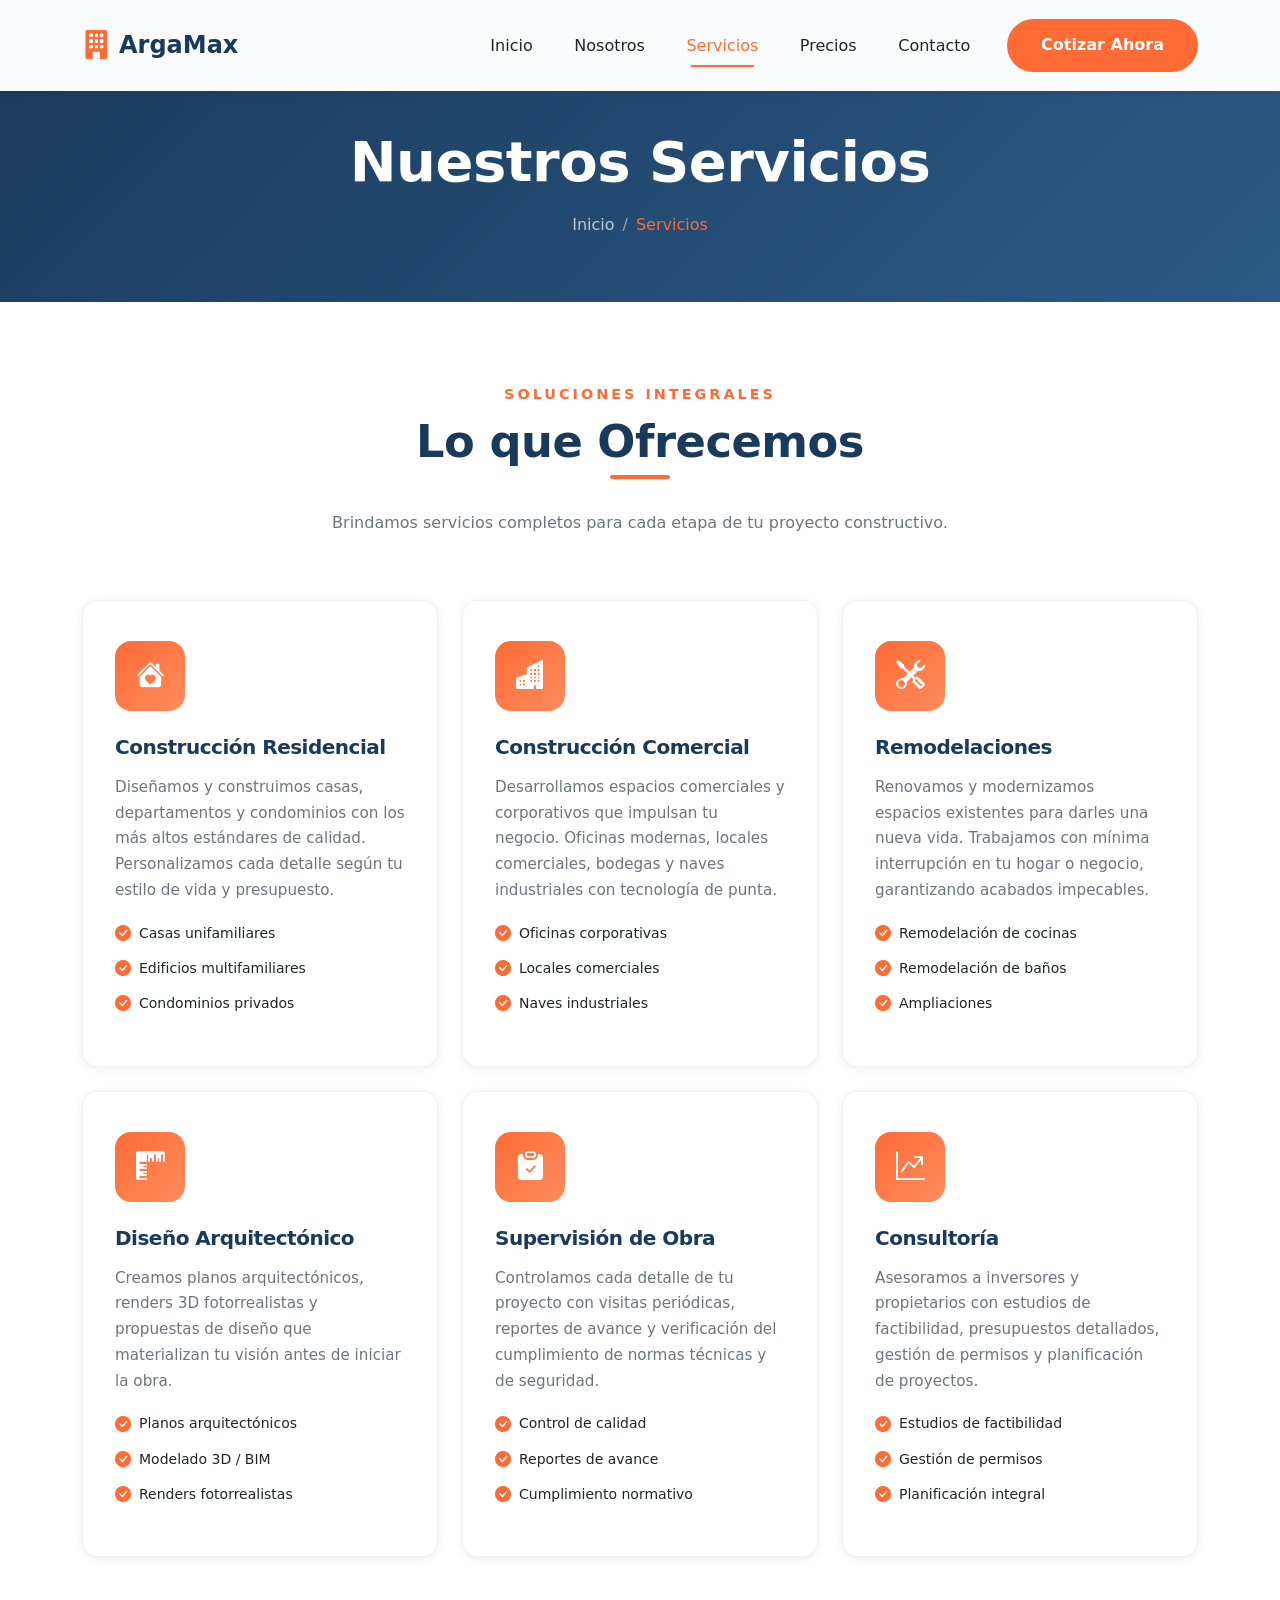
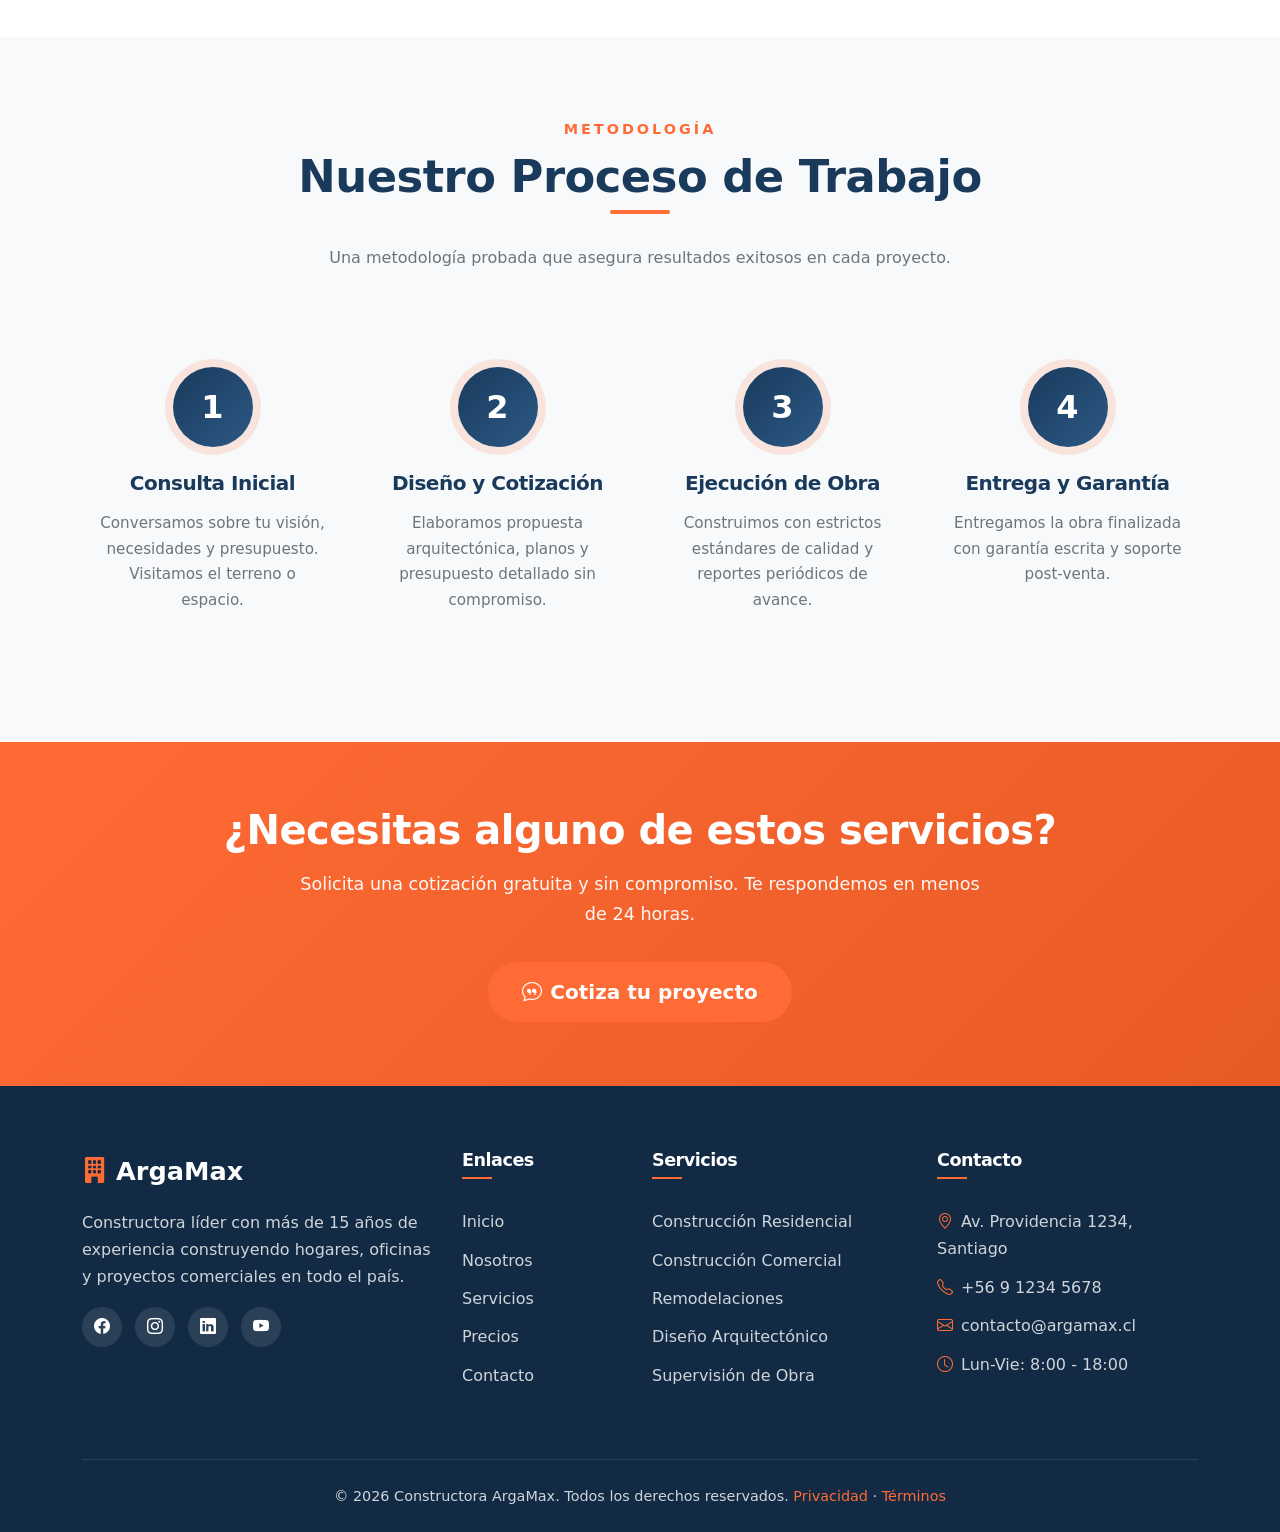
<file: servicios.html>
<!DOCTYPE html>
<html lang="es-CL">
<head>
    <meta charset="UTF-8">
    <meta http-equiv="X-UA-Compatible" content="IE=edge">
    <meta name="viewport" content="width=device-width, initial-scale=1.0">
    <meta name="description" content="Servicios de construcción residencial, comercial, remodelaciones, diseño arquitectónico y supervisión de obras en Santiago, Chile.">
    <title>Nuestros Servicios | Constructora ArgaMax</title>

    <link href="https://cdn.jsdelivr.net/npm/bootstrap@5.3.2/dist/css/bootstrap.min.css" rel="stylesheet">
    <link rel="stylesheet" href="https://cdn.jsdelivr.net/npm/bootstrap-icons@1.11.1/font/bootstrap-icons.css">
    <link rel="preconnect" href="https://fonts.googleapis.com">
    <link rel="preconnect" href="https://fonts.gstatic.com" crossorigin>
    <link href="https://fonts.googleapis.com/css2?family=Inter:wght@400;500;600;700;800&display=swap" rel="stylesheet">
    <link rel="stylesheet" href="css/styles.css">
</head>
<body>

    <!-- ============ NAVBAR ============ -->
    <nav class="navbar navbar-expand-lg navbar-custom fixed-top">
        <div class="container">
            <a class="navbar-brand" href="index.html">
                <i class="bi bi-building-fill"></i> ArgaMax
            </a>
            <button class="navbar-toggler" type="button" data-bs-toggle="collapse" data-bs-target="#mainNavbar" aria-controls="mainNavbar" aria-expanded="false" aria-label="Abrir menú de navegación">
                <i class="bi bi-list"></i>
            </button>
            <div class="collapse navbar-collapse" id="mainNavbar">
                <ul class="navbar-nav ms-auto align-items-center">
                    <li class="nav-item"><a class="nav-link" href="index.html">Inicio</a></li>
                    <li class="nav-item"><a class="nav-link" href="nosotros.html">Nosotros</a></li>
                    <li class="nav-item"><a class="nav-link" href="servicios.html">Servicios</a></li>
                    <li class="nav-item"><a class="nav-link" href="precios.html">Precios</a></li>
                    <li class="nav-item"><a class="nav-link" href="contacto.html">Contacto</a></li>
                    <li class="nav-item ms-lg-3">
                        <a href="contacto.html" class="btn btn-primary-custom">Cotizar Ahora</a>
                    </li>
                </ul>
            </div>
        </div>
    </nav>

    <!-- ============ HERO MINI ============ -->
    <section class="hero-mini">
        <div class="container">
            <h1>Nuestros Servicios</h1>
            <nav aria-label="breadcrumb">
                <ol class="breadcrumb breadcrumb-custom justify-content-center">
                    <li class="breadcrumb-item"><a href="index.html">Inicio</a></li>
                    <li class="breadcrumb-item active" aria-current="page">Servicios</li>
                </ol>
            </nav>
        </div>
    </section>

    <!-- ============ SERVICIOS PRINCIPALES ============ -->
    <section class="section">
        <div class="container">
            <div class="section-title reveal">
                <span class="sub">Soluciones integrales</span>
                <h2>Lo que Ofrecemos</h2>
                <p>Brindamos servicios completos para cada etapa de tu proyecto constructivo.</p>
            </div>

            <div class="row g-4">
                <div class="col-lg-4 col-md-6 reveal delay-1">
                    <div class="service-card">
                        <div class="icon"><i class="bi bi-house-heart-fill"></i></div>
                        <h4>Construcción Residencial</h4>
                        <p>Diseñamos y construimos casas, departamentos y condominios con los más altos estándares de calidad. Personalizamos cada detalle según tu estilo de vida y presupuesto.</p>
                        <ul class="list-unstyled mt-3 mb-0">
                            <li class="d-flex align-items-center gap-2 mb-2"><i class="bi bi-check-circle-fill text-accent"></i><small>Casas unifamiliares</small></li>
                            <li class="d-flex align-items-center gap-2 mb-2"><i class="bi bi-check-circle-fill text-accent"></i><small>Edificios multifamiliares</small></li>
                            <li class="d-flex align-items-center gap-2 mb-2"><i class="bi bi-check-circle-fill text-accent"></i><small>Condominios privados</small></li>
                        </ul>
                    </div>
                </div>
                <div class="col-lg-4 col-md-6 reveal delay-2">
                    <div class="service-card">
                        <div class="icon"><i class="bi bi-buildings-fill"></i></div>
                        <h4>Construcción Comercial</h4>
                        <p>Desarrollamos espacios comerciales y corporativos que impulsan tu negocio. Oficinas modernas, locales comerciales, bodegas y naves industriales con tecnología de punta.</p>
                        <ul class="list-unstyled mt-3 mb-0">
                            <li class="d-flex align-items-center gap-2 mb-2"><i class="bi bi-check-circle-fill text-accent"></i><small>Oficinas corporativas</small></li>
                            <li class="d-flex align-items-center gap-2 mb-2"><i class="bi bi-check-circle-fill text-accent"></i><small>Locales comerciales</small></li>
                            <li class="d-flex align-items-center gap-2 mb-2"><i class="bi bi-check-circle-fill text-accent"></i><small>Naves industriales</small></li>
                        </ul>
                    </div>
                </div>
                <div class="col-lg-4 col-md-6 reveal delay-3">
                    <div class="service-card">
                        <div class="icon"><i class="bi bi-tools"></i></div>
                        <h4>Remodelaciones</h4>
                        <p>Renovamos y modernizamos espacios existentes para darles una nueva vida. Trabajamos con mínima interrupción en tu hogar o negocio, garantizando acabados impecables.</p>
                        <ul class="list-unstyled mt-3 mb-0">
                            <li class="d-flex align-items-center gap-2 mb-2"><i class="bi bi-check-circle-fill text-accent"></i><small>Remodelación de cocinas</small></li>
                            <li class="d-flex align-items-center gap-2 mb-2"><i class="bi bi-check-circle-fill text-accent"></i><small>Remodelación de baños</small></li>
                            <li class="d-flex align-items-center gap-2 mb-2"><i class="bi bi-check-circle-fill text-accent"></i><small>Ampliaciones</small></li>
                        </ul>
                    </div>
                </div>
                <div class="col-lg-4 col-md-6 reveal delay-1">
                    <div class="service-card">
                        <div class="icon"><i class="bi bi-rulers"></i></div>
                        <h4>Diseño Arquitectónico</h4>
                        <p>Creamos planos arquitectónicos, renders 3D fotorrealistas y propuestas de diseño que materializan tu visión antes de iniciar la obra.</p>
                        <ul class="list-unstyled mt-3 mb-0">
                            <li class="d-flex align-items-center gap-2 mb-2"><i class="bi bi-check-circle-fill text-accent"></i><small>Planos arquitectónicos</small></li>
                            <li class="d-flex align-items-center gap-2 mb-2"><i class="bi bi-check-circle-fill text-accent"></i><small>Modelado 3D / BIM</small></li>
                            <li class="d-flex align-items-center gap-2 mb-2"><i class="bi bi-check-circle-fill text-accent"></i><small>Renders fotorrealistas</small></li>
                        </ul>
                    </div>
                </div>
                <div class="col-lg-4 col-md-6 reveal delay-2">
                    <div class="service-card">
                        <div class="icon"><i class="bi bi-clipboard-check-fill"></i></div>
                        <h4>Supervisión de Obra</h4>
                        <p>Controlamos cada detalle de tu proyecto con visitas periódicas, reportes de avance y verificación del cumplimiento de normas técnicas y de seguridad.</p>
                        <ul class="list-unstyled mt-3 mb-0">
                            <li class="d-flex align-items-center gap-2 mb-2"><i class="bi bi-check-circle-fill text-accent"></i><small>Control de calidad</small></li>
                            <li class="d-flex align-items-center gap-2 mb-2"><i class="bi bi-check-circle-fill text-accent"></i><small>Reportes de avance</small></li>
                            <li class="d-flex align-items-center gap-2 mb-2"><i class="bi bi-check-circle-fill text-accent"></i><small>Cumplimiento normativo</small></li>
                        </ul>
                    </div>
                </div>
                <div class="col-lg-4 col-md-6 reveal delay-3">
                    <div class="service-card">
                        <div class="icon"><i class="bi bi-graph-up-arrow"></i></div>
                        <h4>Consultoría</h4>
                        <p>Asesoramos a inversores y propietarios con estudios de factibilidad, presupuestos detallados, gestión de permisos y planificación de proyectos.</p>
                        <ul class="list-unstyled mt-3 mb-0">
                            <li class="d-flex align-items-center gap-2 mb-2"><i class="bi bi-check-circle-fill text-accent"></i><small>Estudios de factibilidad</small></li>
                            <li class="d-flex align-items-center gap-2 mb-2"><i class="bi bi-check-circle-fill text-accent"></i><small>Gestión de permisos</small></li>
                            <li class="d-flex align-items-center gap-2 mb-2"><i class="bi bi-check-circle-fill text-accent"></i><small>Planificación integral</small></li>
                        </ul>
                    </div>
                </div>
            </div>
        </div>
    </section>

    <!-- ============ PROCESO ============ -->
    <section class="section section-light">
        <div class="container">
            <div class="section-title reveal">
                <span class="sub">Metodología</span>
                <h2>Nuestro Proceso de Trabajo</h2>
                <p>Una metodología probada que asegura resultados exitosos en cada proyecto.</p>
            </div>

            <div class="row g-4">
                <div class="col-lg-3 col-md-6 reveal delay-1">
                    <div class="process-card">
                        <div class="step-num">1</div>
                        <h5>Consulta Inicial</h5>
                        <p>Conversamos sobre tu visión, necesidades y presupuesto. Visitamos el terreno o espacio.</p>
                    </div>
                </div>
                <div class="col-lg-3 col-md-6 reveal delay-2">
                    <div class="process-card">
                        <div class="step-num">2</div>
                        <h5>Diseño y Cotización</h5>
                        <p>Elaboramos propuesta arquitectónica, planos y presupuesto detallado sin compromiso.</p>
                    </div>
                </div>
                <div class="col-lg-3 col-md-6 reveal delay-3">
                    <div class="process-card">
                        <div class="step-num">3</div>
                        <h5>Ejecución de Obra</h5>
                        <p>Construimos con estrictos estándares de calidad y reportes periódicos de avance.</p>
                    </div>
                </div>
                <div class="col-lg-3 col-md-6 reveal delay-4">
                    <div class="process-card">
                        <div class="step-num">4</div>
                        <h5>Entrega y Garantía</h5>
                        <p>Entregamos la obra finalizada con garantía escrita y soporte post-venta.</p>
                    </div>
                </div>
            </div>
        </div>
    </section>

    <!-- ============ CTA FINAL ============ -->
    <section class="cta-section">
        <div class="container reveal">
            <h2>¿Necesitas alguno de estos servicios?</h2>
            <p>Solicita una cotización gratuita y sin compromiso. Te respondemos en menos de 24 horas.</p>
            <a href="contacto.html" class="btn btn-primary-custom btn-lg">
                <i class="bi bi-chat-quote me-2"></i>Cotiza tu proyecto
            </a>
        </div>
    </section>

    <!-- ============ FOOTER ============ -->
    <footer class="footer">
        <div class="container">
            <div class="row g-4">
                <div class="col-lg-4">
                    <div class="footer-brand"><i class="bi bi-building-fill"></i> ArgaMax</div>
                    <p>Constructora líder con más de 15 años de experiencia construyendo hogares, oficinas y proyectos comerciales en todo el país.</p>
                    <div class="footer-social">
                        <a href="#"><i class="bi bi-facebook"></i></a>
                        <a href="#"><i class="bi bi-instagram"></i></a>
                        <a href="#"><i class="bi bi-linkedin"></i></a>
                        <a href="#"><i class="bi bi-youtube"></i></a>
                    </div>
                </div>
                <div class="col-lg-2 col-md-4">
                    <h5>Enlaces</h5>
                    <ul>
                        <li><a href="index.html">Inicio</a></li>
                        <li><a href="nosotros.html">Nosotros</a></li>
                        <li><a href="servicios.html">Servicios</a></li>
                        <li><a href="precios.html">Precios</a></li>
                        <li><a href="contacto.html">Contacto</a></li>
                    </ul>
                </div>
                <div class="col-lg-3 col-md-4">
                    <h5>Servicios</h5>
                    <ul>
                        <li><a href="servicios.html">Construcción Residencial</a></li>
                        <li><a href="servicios.html">Construcción Comercial</a></li>
                        <li><a href="servicios.html">Remodelaciones</a></li>
                        <li><a href="servicios.html">Diseño Arquitectónico</a></li>
                        <li><a href="servicios.html">Supervisión de Obra</a></li>
                    </ul>
                </div>
                <div class="col-lg-3 col-md-4">
                    <h5>Contacto</h5>
                    <ul>
                        <li><i class="bi bi-geo-alt me-2 text-accent"></i>Av. Providencia 1234, Santiago</li>
                        <li><i class="bi bi-telephone me-2 text-accent"></i>+56 9 1234 5678</li>
                        <li><i class="bi bi-envelope me-2 text-accent"></i>contacto@argamax.cl</li>
                        <li><i class="bi bi-clock me-2 text-accent"></i>Lun-Vie: 8:00 - 18:00</li>
                    </ul>
                </div>
            </div>
            <div class="footer-bottom">
                <p class="mb-0">&copy; <span id="current-year"></span> Constructora ArgaMax. Todos los derechos reservados. <a href="politica-privacidad.html">Privacidad</a> · <a href="terminos-condiciones.html">Términos</a></p>
            </div>
        </div>
    </footer>

    <a href="#" id="backToTop" class="back-to-top"><i class="bi bi-arrow-up"></i></a>

    <script src="https://cdn.jsdelivr.net/npm/bootstrap@5.3.2/dist/js/bootstrap.bundle.min.js"></script>
    <script src="js/main.js"></script>
    <script src="js/animations.js"></script>
</body>
</html>
</file>
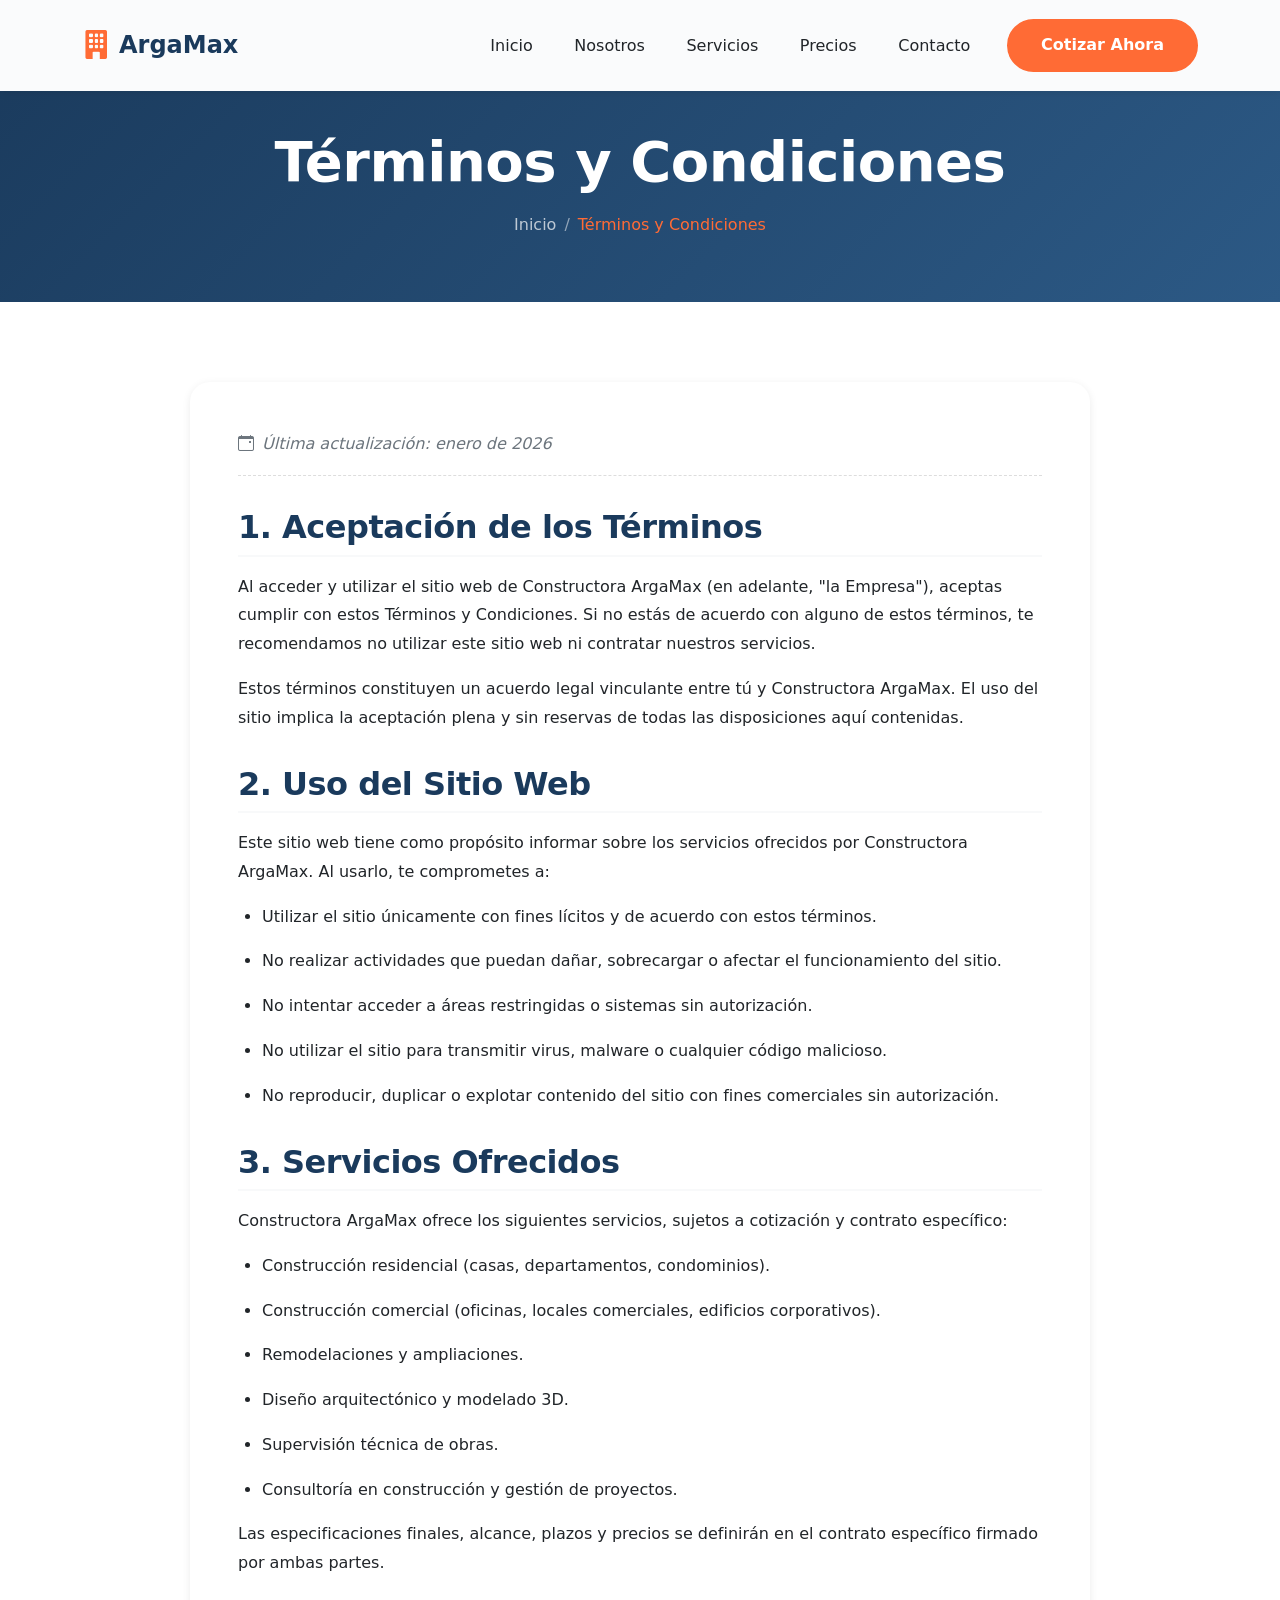
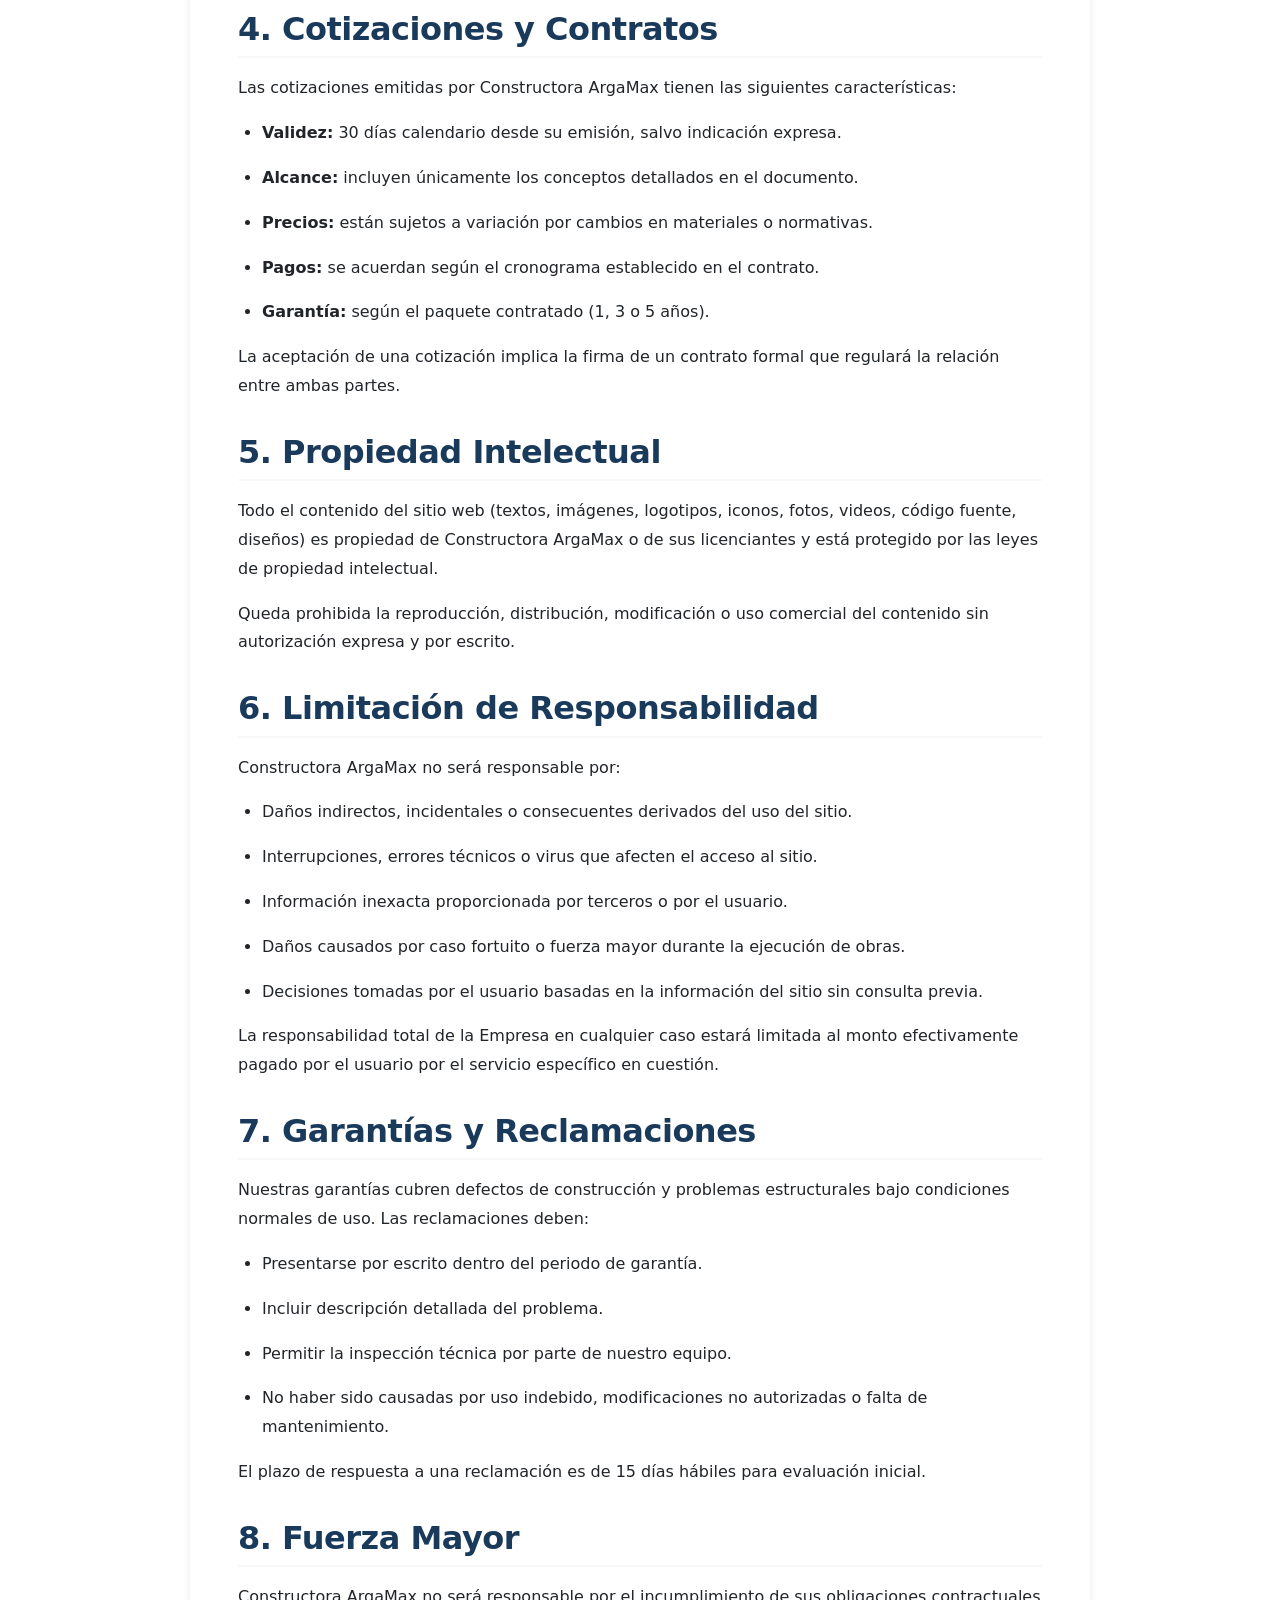
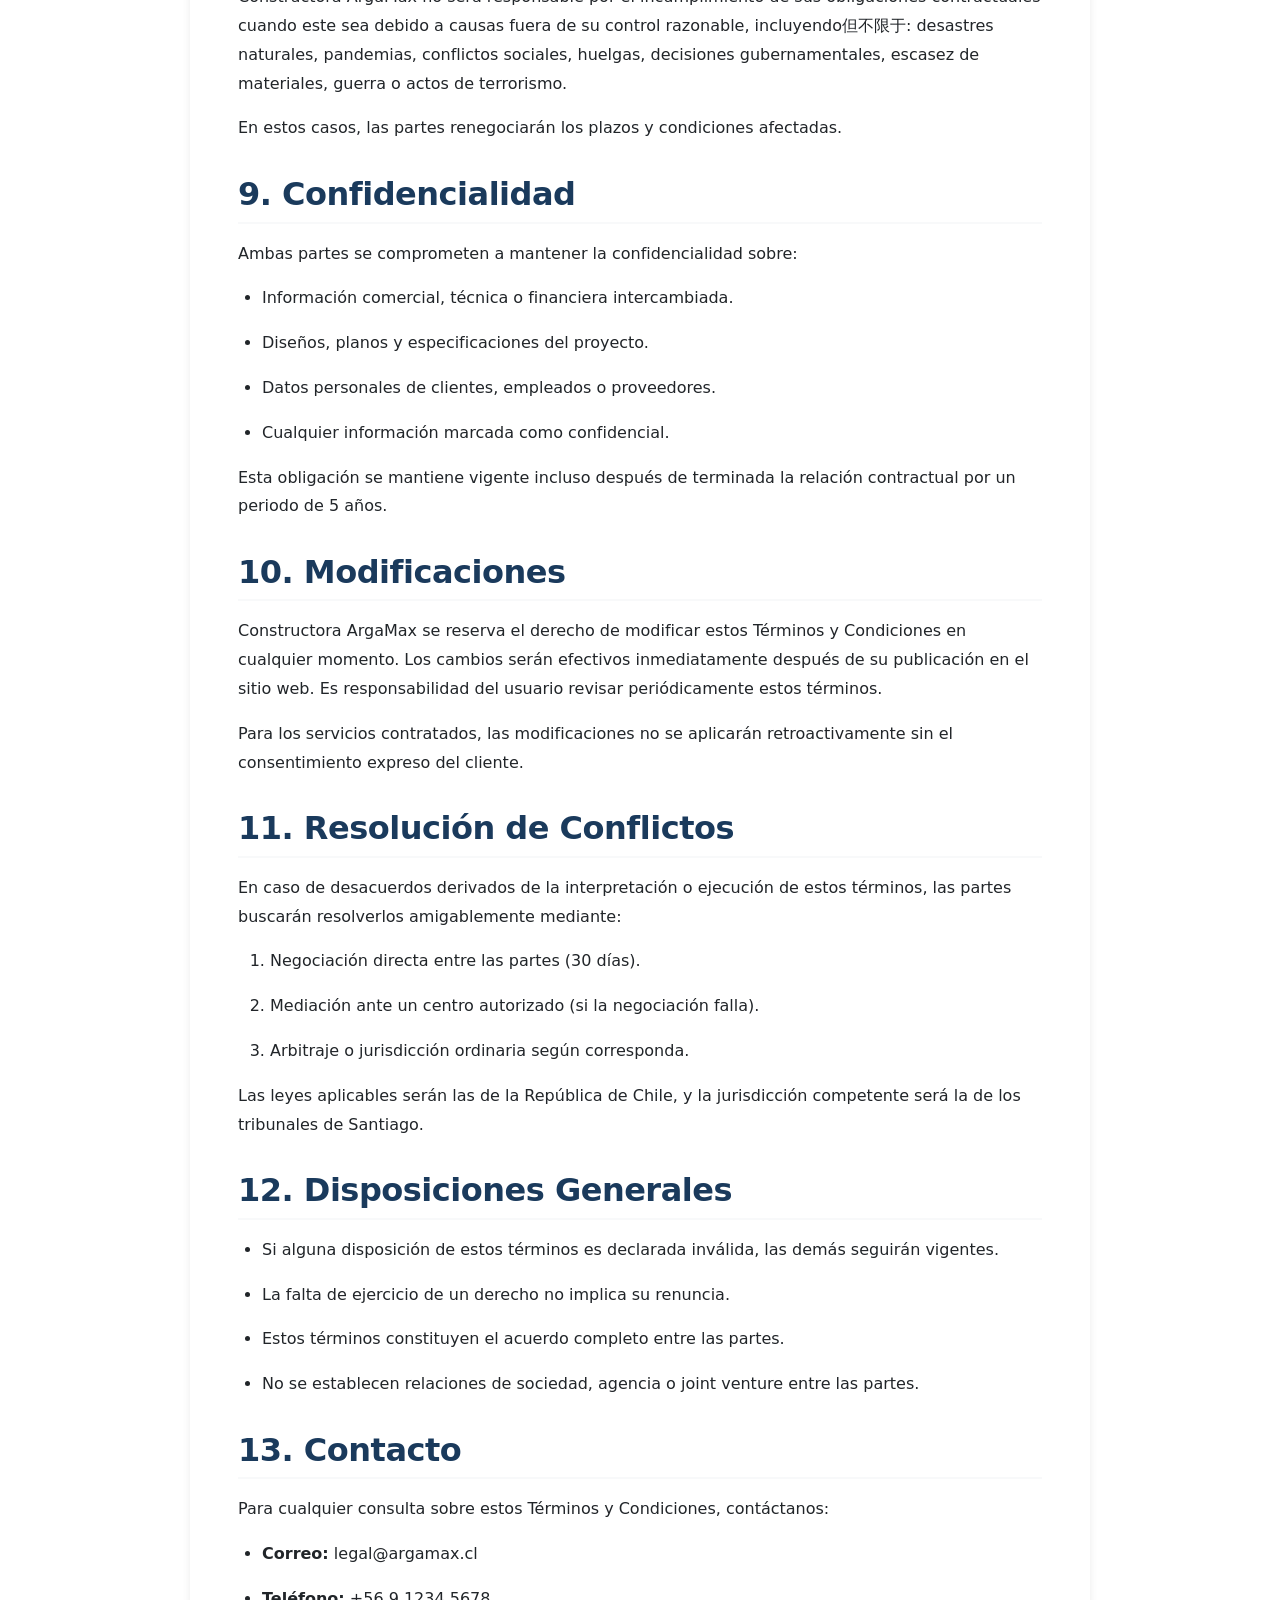
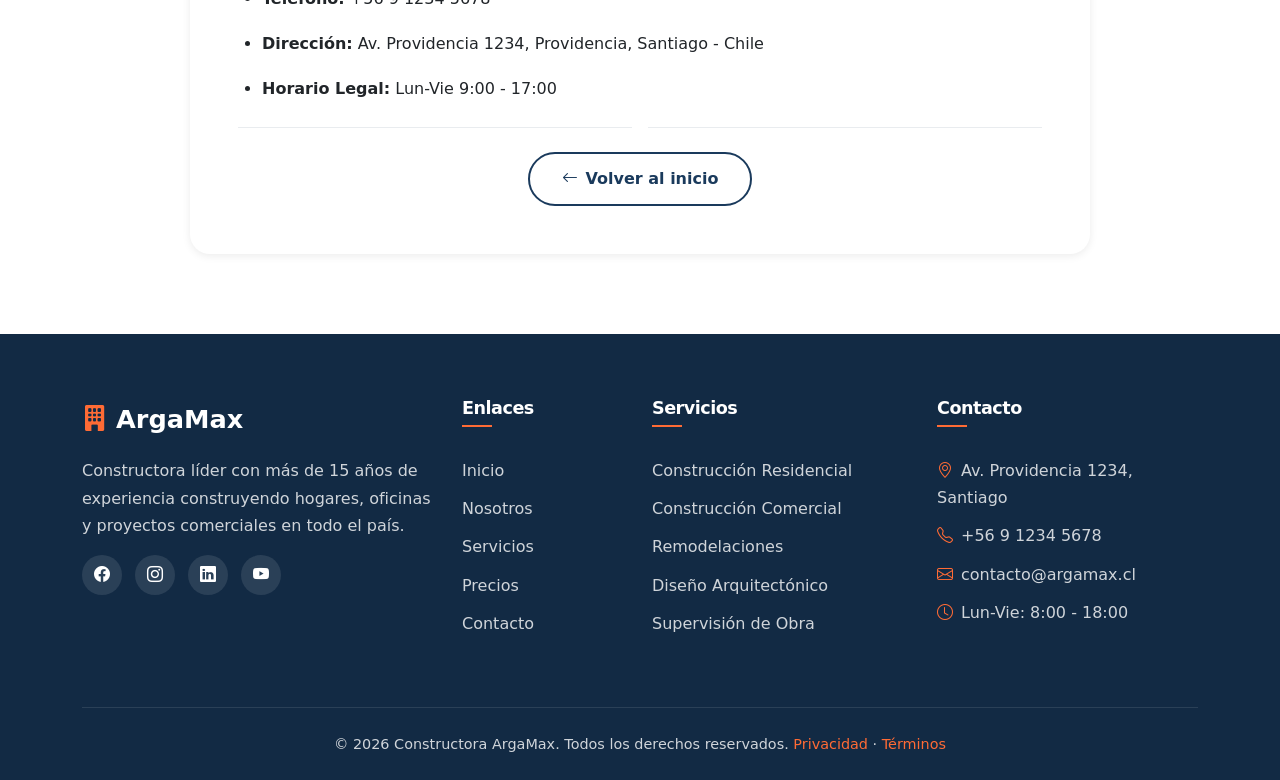
<file: terminos-condiciones.html>
<!DOCTYPE html>
<html lang="es-CL">
<head>
    <meta charset="UTF-8">
    <meta http-equiv="X-UA-Compatible" content="IE=edge">
    <meta name="viewport" content="width=device-width, initial-scale=1.0">
    <meta name="description" content="Términos y Condiciones de Constructora ArgaMax. Conoce las reglas que rigen el uso de nuestro sitio web y servicios.">
    <title>Términos y Condiciones | Constructora ArgaMax</title>

    <link href="https://cdn.jsdelivr.net/npm/bootstrap@5.3.2/dist/css/bootstrap.min.css" rel="stylesheet">
    <link rel="stylesheet" href="https://cdn.jsdelivr.net/npm/bootstrap-icons@1.11.1/font/bootstrap-icons.css">
    <link rel="preconnect" href="https://fonts.googleapis.com">
    <link rel="preconnect" href="https://fonts.gstatic.com" crossorigin>
    <link href="https://fonts.googleapis.com/css2?family=Inter:wght@400;500;600;700;800&display=swap" rel="stylesheet">
    <link rel="stylesheet" href="css/styles.css">
</head>
<body>

    <!-- ============ NAVBAR ============ -->
    <nav class="navbar navbar-expand-lg navbar-custom fixed-top">
        <div class="container">
            <a class="navbar-brand" href="index.html">
                <i class="bi bi-building-fill"></i> ArgaMax
            </a>
            <button class="navbar-toggler" type="button" data-bs-toggle="collapse" data-bs-target="#mainNavbar" aria-controls="mainNavbar" aria-expanded="false" aria-label="Abrir menú de navegación">
                <i class="bi bi-list"></i>
            </button>
            <div class="collapse navbar-collapse" id="mainNavbar">
                <ul class="navbar-nav ms-auto align-items-center">
                    <li class="nav-item"><a class="nav-link" href="index.html">Inicio</a></li>
                    <li class="nav-item"><a class="nav-link" href="nosotros.html">Nosotros</a></li>
                    <li class="nav-item"><a class="nav-link" href="servicios.html">Servicios</a></li>
                    <li class="nav-item"><a class="nav-link" href="precios.html">Precios</a></li>
                    <li class="nav-item"><a class="nav-link" href="contacto.html">Contacto</a></li>
                    <li class="nav-item ms-lg-3">
                        <a href="contacto.html" class="btn btn-primary-custom">Cotizar Ahora</a>
                    </li>
                </ul>
            </div>
        </div>
    </nav>

    <!-- ============ HERO MINI ============ -->
    <section class="hero-mini">
        <div class="container">
            <h1>Términos y Condiciones</h1>
            <nav aria-label="breadcrumb">
                <ol class="breadcrumb breadcrumb-custom justify-content-center">
                    <li class="breadcrumb-item"><a href="index.html">Inicio</a></li>
                    <li class="breadcrumb-item active" aria-current="page">Términos y Condiciones</li>
                </ol>
            </nav>
        </div>
    </section>

    <!-- ============ CONTENIDO ============ -->
    <section class="section">
        <div class="container">
            <div class="legal-content reveal">
                <p class="updated"><i class="bi bi-calendar-event me-2"></i>Última actualización: enero de 2026</p>

                <h2>1. Aceptación de los Términos</h2>
                <p>Al acceder y utilizar el sitio web de Constructora ArgaMax (en adelante, "la Empresa"), aceptas cumplir con estos Términos y Condiciones. Si no estás de acuerdo con alguno de estos términos, te recomendamos no utilizar este sitio web ni contratar nuestros servicios.</p>
                <p>Estos términos constituyen un acuerdo legal vinculante entre tú y Constructora ArgaMax. El uso del sitio implica la aceptación plena y sin reservas de todas las disposiciones aquí contenidas.</p>

                <h2>2. Uso del Sitio Web</h2>
                <p>Este sitio web tiene como propósito informar sobre los servicios ofrecidos por Constructora ArgaMax. Al usarlo, te comprometes a:</p>
                <ul>
                    <li>Utilizar el sitio únicamente con fines lícitos y de acuerdo con estos términos.</li>
                    <li>No realizar actividades que puedan dañar, sobrecargar o afectar el funcionamiento del sitio.</li>
                    <li>No intentar acceder a áreas restringidas o sistemas sin autorización.</li>
                    <li>No utilizar el sitio para transmitir virus, malware o cualquier código malicioso.</li>
                    <li>No reproducir, duplicar o explotar contenido del sitio con fines comerciales sin autorización.</li>
                </ul>

                <h2>3. Servicios Ofrecidos</h2>
                <p>Constructora ArgaMax ofrece los siguientes servicios, sujetos a cotización y contrato específico:</p>
                <ul>
                    <li>Construcción residencial (casas, departamentos, condominios).</li>
                    <li>Construcción comercial (oficinas, locales comerciales, edificios corporativos).</li>
                    <li>Remodelaciones y ampliaciones.</li>
                    <li>Diseño arquitectónico y modelado 3D.</li>
                    <li>Supervisión técnica de obras.</li>
                    <li>Consultoría en construcción y gestión de proyectos.</li>
                </ul>
                <p>Las especificaciones finales, alcance, plazos y precios se definirán en el contrato específico firmado por ambas partes.</p>

                <h2>4. Cotizaciones y Contratos</h2>
                <p>Las cotizaciones emitidas por Constructora ArgaMax tienen las siguientes características:</p>
                <ul>
                    <li><strong>Validez:</strong> 30 días calendario desde su emisión, salvo indicación expresa.</li>
                    <li><strong>Alcance:</strong> incluyen únicamente los conceptos detallados en el documento.</li>
                    <li><strong>Precios:</strong> están sujetos a variación por cambios en materiales o normativas.</li>
                    <li><strong>Pagos:</strong> se acuerdan según el cronograma establecido en el contrato.</li>
                    <li><strong>Garantía:</strong> según el paquete contratado (1, 3 o 5 años).</li>
                </ul>
                <p>La aceptación de una cotización implica la firma de un contrato formal que regulará la relación entre ambas partes.</p>

                <h2>5. Propiedad Intelectual</h2>
                <p>Todo el contenido del sitio web (textos, imágenes, logotipos, iconos, fotos, videos, código fuente, diseños) es propiedad de Constructora ArgaMax o de sus licenciantes y está protegido por las leyes de propiedad intelectual.</p>
                <p>Queda prohibida la reproducción, distribución, modificación o uso comercial del contenido sin autorización expresa y por escrito.</p>

                <h2>6. Limitación de Responsabilidad</h2>
                <p>Constructora ArgaMax no será responsable por:</p>
                <ul>
                    <li>Daños indirectos, incidentales o consecuentes derivados del uso del sitio.</li>
                    <li>Interrupciones, errores técnicos o virus que afecten el acceso al sitio.</li>
                    <li>Información inexacta proporcionada por terceros o por el usuario.</li>
                    <li>Daños causados por caso fortuito o fuerza mayor durante la ejecución de obras.</li>
                    <li>Decisiones tomadas por el usuario basadas en la información del sitio sin consulta previa.</li>
                </ul>
                <p>La responsabilidad total de la Empresa en cualquier caso estará limitada al monto efectivamente pagado por el usuario por el servicio específico en cuestión.</p>

                <h2>7. Garantías y Reclamaciones</h2>
                <p>Nuestras garantías cubren defectos de construcción y problemas estructurales bajo condiciones normales de uso. Las reclamaciones deben:</p>
                <ul>
                    <li>Presentarse por escrito dentro del periodo de garantía.</li>
                    <li>Incluir descripción detallada del problema.</li>
                    <li>Permitir la inspección técnica por parte de nuestro equipo.</li>
                    <li>No haber sido causadas por uso indebido, modificaciones no autorizadas o falta de mantenimiento.</li>
                </ul>
                <p>El plazo de respuesta a una reclamación es de 15 días hábiles para evaluación inicial.</p>

                <h2>8. Fuerza Mayor</h2>
                <p>Constructora ArgaMax no será responsable por el incumplimiento de sus obligaciones contractuales cuando este sea debido a causas fuera de su control razonable, incluyendo但不限于: desastres naturales, pandemias, conflictos sociales, huelgas, decisiones gubernamentales, escasez de materiales, guerra o actos de terrorismo.</p>
                <p>En estos casos, las partes renegociarán los plazos y condiciones afectadas.</p>

                <h2>9. Confidencialidad</h2>
                <p>Ambas partes se comprometen a mantener la confidencialidad sobre:</p>
                <ul>
                    <li>Información comercial, técnica o financiera intercambiada.</li>
                    <li>Diseños, planos y especificaciones del proyecto.</li>
                    <li>Datos personales de clientes, empleados o proveedores.</li>
                    <li>Cualquier información marcada como confidencial.</li>
                </ul>
                <p>Esta obligación se mantiene vigente incluso después de terminada la relación contractual por un periodo de 5 años.</p>

                <h2>10. Modificaciones</h2>
                <p>Constructora ArgaMax se reserva el derecho de modificar estos Términos y Condiciones en cualquier momento. Los cambios serán efectivos inmediatamente después de su publicación en el sitio web. Es responsabilidad del usuario revisar periódicamente estos términos.</p>
                <p>Para los servicios contratados, las modificaciones no se aplicarán retroactivamente sin el consentimiento expreso del cliente.</p>

                <h2>11. Resolución de Conflictos</h2>
                <p>En caso de desacuerdos derivados de la interpretación o ejecución de estos términos, las partes buscarán resolverlos amigablemente mediante:</p>
                <ol>
                    <li>Negociación directa entre las partes (30 días).</li>
                    <li>Mediación ante un centro autorizado (si la negociación falla).</li>
                    <li>Arbitraje o jurisdicción ordinaria según corresponda.</li>
                </ol>
                <p>Las leyes aplicables serán las de la República de Chile, y la jurisdicción competente será la de los tribunales de Santiago.</p>

                <h2>12. Disposiciones Generales</h2>
                <ul>
                    <li>Si alguna disposición de estos términos es declarada inválida, las demás seguirán vigentes.</li>
                    <li>La falta de ejercicio de un derecho no implica su renuncia.</li>
                    <li>Estos términos constituyen el acuerdo completo entre las partes.</li>
                    <li>No se establecen relaciones de sociedad, agencia o joint venture entre las partes.</li>
                </ul>

                <h2>13. Contacto</h2>
                <p>Para cualquier consulta sobre estos Términos y Condiciones, contáctanos:</p>
                <ul>
                    <li><strong>Correo:</strong> legal@argamax.cl</li>
                    <li><strong>Teléfono:</strong> +56 9 1234 5678</li>
                    <li><strong>Dirección:</strong> Av. Providencia 1234, Providencia, Santiago - Chile</li>
                    <li><strong>Horario Legal:</strong> Lun-Vie 9:00 - 17:00</li>
                </ul>

                <div class="divider"></div>
                <div class="text-center mt-4">
                    <a href="index.html" class="btn btn-outline-custom">
                        <i class="bi bi-arrow-left me-2"></i>Volver al inicio
                    </a>
                </div>
            </div>
        </div>
    </section>

    <!-- ============ FOOTER ============ -->
    <footer class="footer">
        <div class="container">
            <div class="row g-4">
                <div class="col-lg-4">
                    <div class="footer-brand"><i class="bi bi-building-fill"></i> ArgaMax</div>
                    <p>Constructora líder con más de 15 años de experiencia construyendo hogares, oficinas y proyectos comerciales en todo el país.</p>
                    <div class="footer-social">
                        <a href="#"><i class="bi bi-facebook"></i></a>
                        <a href="#"><i class="bi bi-instagram"></i></a>
                        <a href="#"><i class="bi bi-linkedin"></i></a>
                        <a href="#"><i class="bi bi-youtube"></i></a>
                    </div>
                </div>
                <div class="col-lg-2 col-md-4">
                    <h5>Enlaces</h5>
                    <ul>
                        <li><a href="index.html">Inicio</a></li>
                        <li><a href="nosotros.html">Nosotros</a></li>
                        <li><a href="servicios.html">Servicios</a></li>
                        <li><a href="precios.html">Precios</a></li>
                        <li><a href="contacto.html">Contacto</a></li>
                    </ul>
                </div>
                <div class="col-lg-3 col-md-4">
                    <h5>Servicios</h5>
                    <ul>
                        <li><a href="servicios.html">Construcción Residencial</a></li>
                        <li><a href="servicios.html">Construcción Comercial</a></li>
                        <li><a href="servicios.html">Remodelaciones</a></li>
                        <li><a href="servicios.html">Diseño Arquitectónico</a></li>
                        <li><a href="servicios.html">Supervisión de Obra</a></li>
                    </ul>
                </div>
                <div class="col-lg-3 col-md-4">
                    <h5>Contacto</h5>
                    <ul>
                        <li><i class="bi bi-geo-alt me-2 text-accent"></i>Av. Providencia 1234, Santiago</li>
                        <li><i class="bi bi-telephone me-2 text-accent"></i>+56 9 1234 5678</li>
                        <li><i class="bi bi-envelope me-2 text-accent"></i>contacto@argamax.cl</li>
                        <li><i class="bi bi-clock me-2 text-accent"></i>Lun-Vie: 8:00 - 18:00</li>
                    </ul>
                </div>
            </div>
            <div class="footer-bottom">
                <p class="mb-0">&copy; <span id="current-year"></span> Constructora ArgaMax. Todos los derechos reservados. <a href="politica-privacidad.html">Privacidad</a> · <a href="terminos-condiciones.html">Términos</a></p>
            </div>
        </div>
    </footer>

    <a href="#" id="backToTop" class="back-to-top"><i class="bi bi-arrow-up"></i></a>

    <script src="https://cdn.jsdelivr.net/npm/bootstrap@5.3.2/dist/js/bootstrap.bundle.min.js"></script>
    <script src="js/main.js"></script>
    <script src="js/animations.js"></script>
</body>
</html>
</file>
<file: css/styles.css>
/* ==========================================================
   Constructora ArgaMax - Hoja de estilos personalizada
   Paleta: Azul corporativo #1a3a5c + Naranja construcción #ff6b35
   ========================================================== */

:root {
    --color-primary: #1a3a5c;
    --color-primary-dark: #122a44;
    --color-primary-light: #2c5985;
    --color-accent: #ff6b35;
    --color-accent-dark: #e85a25;
    --color-accent-light: #ff8c5e;
    --color-light: #f8f9fa;
    --color-gray: #6c757d;
    --color-dark: #212529;
    --shadow-sm: 0 2px 8px rgba(0,0,0,.08);
    --shadow-md: 0 4px 16px rgba(0,0,0,.12);
    --shadow-lg: 0 10px 30px rgba(0,0,0,.15);
    --transition: all .3s cubic-bezier(.4,0,.2,1);
}

/* ---------- Base ---------- */
* { scroll-behavior: smooth; }

html { overflow-x: hidden; overflow-x: clip; }

body {
    font-family: 'Segoe UI', system-ui, -apple-system, sans-serif;
    color: var(--color-dark);
    line-height: 1.7;
    overflow-x: clip;
}

.row > *, .service-card.d-flex > div { min-width: 0; }
img { max-width: 100%; }
.contact-info-card p, .footer li, .legal-content { overflow-wrap: anywhere; }

h1, h2, h3, h4, h5, h6 {
    font-weight: 700;
    color: var(--color-primary);
    letter-spacing: -.5px;
}

a { transition: var(--transition); }

/* ---------- Botones ---------- */
.btn-primary-custom {
    background: var(--color-accent);
    color: #fff;
    border: 2px solid var(--color-accent);
    padding: .8rem 2rem;
    font-weight: 600;
    border-radius: 50px;
    transition: var(--transition);
}
.btn-primary-custom:hover {
    background: var(--color-accent-dark);
    border-color: var(--color-accent-dark);
    color: #fff;
    transform: translateY(-2px);
    box-shadow: var(--shadow-md);
}

.btn-outline-custom {
    background: transparent;
    color: var(--color-primary);
    border: 2px solid var(--color-primary);
    padding: .8rem 2rem;
    font-weight: 600;
    border-radius: 50px;
    transition: var(--transition);
}
.btn-outline-custom:hover {
    background: var(--color-primary);
    color: #fff;
    transform: translateY(-2px);
    box-shadow: var(--shadow-md);
}

.btn-outline-light-custom {
    background: transparent;
    color: #fff;
    border: 2px solid #fff;
    padding: .8rem 2rem;
    font-weight: 600;
    border-radius: 50px;
    transition: var(--transition);
}
.btn-outline-light-custom:hover {
    background: #fff;
    color: var(--color-primary);
    transform: translateY(-2px);
}

/* ---------- Navbar ---------- */
.navbar-custom {
    background: rgba(255,255,255,.98);
    backdrop-filter: blur(10px);
    box-shadow: var(--shadow-sm);
    padding: 1rem 0;
    transition: var(--transition);
}
.navbar-custom.scrolled {
    padding: .5rem 0;
    box-shadow: var(--shadow-md);
}
.navbar-custom .navbar-brand {
    font-size: 1.5rem;
    font-weight: 800;
    color: var(--color-primary) !important;
    display: flex;
    align-items: center;
    gap: .5rem;
}
.navbar-custom .navbar-brand i {
    color: var(--color-accent);
    font-size: 1.8rem;
}
.navbar-custom .nav-link {
    color: var(--color-dark) !important;
    font-weight: 500;
    margin: 0 .3rem;
    padding: .5rem 1rem !important;
    position: relative;
    transition: var(--transition);
}
.navbar-custom .nav-link::after {
    content: '';
    position: absolute;
    bottom: 0;
    left: 50%;
    transform: translateX(-50%);
    width: 0;
    height: 2px;
    background: var(--color-accent);
    transition: width .3s ease;
}
.navbar-custom .nav-link:hover::after,
.navbar-custom .nav-link.active::after {
    width: 60%;
}
.navbar-custom .nav-link:hover,
.navbar-custom .nav-link.active {
    color: var(--color-accent) !important;
}
.navbar-custom .navbar-toggler {
    border: none;
    font-size: 1.5rem;
    color: var(--color-primary);
}

/* ---------- Hero ---------- */
.hero-section {
    position: relative;
    min-height: 100vh;
    background: linear-gradient(135deg, rgba(26,58,92,.92) 0%, rgba(26,58,92,.7) 100%),
                url('https://images.unsplash.com/photo-1503387762-592deb58ef4e?w=1920&q=80') center/cover no-repeat;
    display: flex;
    align-items: center;
    color: #fff;
    overflow: hidden;
    padding: 8rem 0 4rem;
}
.hero-section::before {
    content: '';
    position: absolute;
    inset: 0;
    background: radial-gradient(circle at 30% 50%, transparent 0%, rgba(0,0,0,.3) 100%);
}
.hero-section .container { position: relative; z-index: 2; }
.hero-section h1 {
    color: #fff;
    font-size: clamp(2.5rem, 6vw, 4.5rem);
    font-weight: 800;
    line-height: 1.1;
    margin-bottom: 1.5rem;
}
.hero-section h1 span { color: var(--color-accent); }
.hero-section .lead {
    font-size: 1.25rem;
    opacity: .95;
    margin-bottom: 2rem;
    max-width: 600px;
}
.hero-section .hero-img {
    border-radius: 20px;
    box-shadow: var(--shadow-lg);
    transform: rotate(-2deg);
    transition: var(--transition);
}
.hero-section .hero-img:hover { transform: rotate(0); }

.hero-mini {
    padding: 8rem 0 4rem;
    background: linear-gradient(135deg, var(--color-primary) 0%, var(--color-primary-light) 100%);
    color: #fff;
    text-align: center;
    position: relative;
    overflow: hidden;
}
.hero-mini::before {
    content: '';
    position: absolute;
    inset: 0;
    background: url('https://images.unsplash.com/photo-1541888946425-d81bb19240f5?w=1920&q=80') center/cover;
    opacity: .15;
}
.hero-mini > * { position: relative; z-index: 2; }
.hero-mini h1 {
    color: #fff;
    font-size: clamp(2rem, 5vw, 3.5rem);
    font-weight: 800;
    margin-bottom: 1rem;
}
.hero-mini .breadcrumb-custom {
    background: transparent;
    padding: 0;
    margin: 0;
    justify-content: center;
}
.hero-mini .breadcrumb-custom a {
    color: rgba(255,255,255,.7);
    text-decoration: none;
}
.hero-mini .breadcrumb-custom .breadcrumb-item.active { color: var(--color-accent); }
.hero-mini .breadcrumb-custom .breadcrumb-item + .breadcrumb-item::before { color: rgba(255,255,255,.5); }

/* ---------- Secciones ---------- */
.section { padding: 5rem 0; }
.section-light { background: var(--color-light); }
.section-title {
    text-align: center;
    margin-bottom: 4rem;
}
.section-title .sub {
    color: var(--color-accent);
    font-weight: 600;
    text-transform: uppercase;
    letter-spacing: 3px;
    font-size: .9rem;
    display: block;
    margin-bottom: .5rem;
}
.section-title h2 {
    font-size: clamp(1.8rem, 4vw, 2.8rem);
    margin-bottom: 1rem;
    position: relative;
    display: inline-block;
}
.section-title h2::after {
    content: '';
    position: absolute;
    bottom: -10px;
    left: 50%;
    transform: translateX(-50%);
    width: 60px;
    height: 4px;
    background: var(--color-accent);
    border-radius: 2px;
}
.section-title p {
    color: var(--color-gray);
    max-width: 700px;
    margin: 1.5rem auto 0;
}

/* ---------- Cards de servicios ---------- */
.service-card {
    background: #fff;
    border-radius: 16px;
    padding: 2.5rem 2rem;
    box-shadow: var(--shadow-sm);
    transition: var(--transition);
    height: 100%;
    border: 1px solid rgba(0,0,0,.05);
    position: relative;
    overflow: hidden;
}
.service-card::before {
    content: '';
    position: absolute;
    top: 0;
    left: 0;
    width: 100%;
    height: 4px;
    background: var(--color-accent);
    transform: scaleX(0);
    transform-origin: left;
    transition: transform .4s ease;
}
.service-card:hover {
    transform: translateY(-10px);
    box-shadow: var(--shadow-lg);
}
.service-card:hover::before { transform: scaleX(1); }
.service-card .icon {
    width: 70px;
    height: 70px;
    border-radius: 16px;
    background: linear-gradient(135deg, var(--color-accent) 0%, var(--color-accent-light) 100%);
    color: #fff;
    display: flex;
    align-items: center;
    justify-content: center;
    font-size: 1.8rem;
    margin-bottom: 1.5rem;
    transition: var(--transition);
}
.service-card:hover .icon {
    transform: rotate(-10deg) scale(1.1);
}
.service-card h4 {
    margin-bottom: 1rem;
    font-size: 1.25rem;
}
.service-card p {
    color: var(--color-gray);
    margin-bottom: 0;
    font-size: .95rem;
}

/* ---------- Stats ---------- */
.stats-section {
    background: linear-gradient(135deg, var(--color-primary) 0%, var(--color-primary-dark) 100%);
    color: #fff;
    position: relative;
    overflow: hidden;
}
.stats-section::before {
    content: '';
    position: absolute;
    inset: 0;
    background: url('https://images.unsplash.com/photo-1503387762-592deb58ef4e?w=1920&q=80') center/cover;
    opacity: .08;
}
.stats-section .container { position: relative; z-index: 2; }
.stat-item {
    text-align: center;
    padding: 2rem 1rem;
}
.stat-item .number {
    font-size: clamp(2.5rem, 5vw, 4rem);
    font-weight: 800;
    color: var(--color-accent);
    display: block;
    line-height: 1;
    margin-bottom: .5rem;
}
.stat-item .label {
    font-size: 1rem;
    text-transform: uppercase;
    letter-spacing: 2px;
    opacity: .9;
}

/* ---------- Galería proyectos ---------- */
.project-card {
    position: relative;
    border-radius: 12px;
    overflow: hidden;
    margin-bottom: 1.5rem;
    cursor: pointer;
    aspect-ratio: 4/3;
}
.project-card img {
    width: 100%;
    height: 100%;
    object-fit: cover;
    transition: transform .6s ease;
}
.project-card:hover img { transform: scale(1.1); }
.project-card .overlay {
    position: absolute;
    inset: 0;
    background: linear-gradient(to top, rgba(26,58,92,.95) 0%, transparent 60%);
    display: flex;
    align-items: flex-end;
    padding: 1.5rem;
    opacity: .9;
    transition: var(--transition);
}
.project-card:hover .overlay { opacity: 1; }
.project-card .overlay h5 {
    color: #fff;
    margin: 0;
    font-size: 1.1rem;
}
.project-card .overlay .cat {
    color: var(--color-accent);
    font-size: .85rem;
    font-weight: 600;
    text-transform: uppercase;
    letter-spacing: 1px;
    margin-bottom: .25rem;
    display: block;
}

/* ---------- Testimonios ---------- */
.testimonial-card {
    background: #fff;
    border-radius: 16px;
    padding: 2.5rem 2rem;
    box-shadow: var(--shadow-sm);
    margin: .5rem;
    border-left: 4px solid var(--color-accent);
    height: 100%;
}
.testimonial-card .quote {
    color: var(--color-accent);
    font-size: 2.5rem;
    line-height: 1;
    margin-bottom: 1rem;
}
.testimonial-card p {
    font-style: italic;
    color: var(--color-dark);
    margin-bottom: 1.5rem;
}
.testimonial-card .author {
    display: flex;
    align-items: center;
    gap: 1rem;
}
.testimonial-card .author img {
    width: 50px;
    height: 50px;
    border-radius: 50%;
    object-fit: cover;
}
.testimonial-card .author strong { color: var(--color-primary); }
.testimonial-card .author small { color: var(--color-gray); }

/* ---------- Equipo ---------- */
.team-card {
    background: #fff;
    border-radius: 16px;
    overflow: hidden;
    box-shadow: var(--shadow-sm);
    transition: var(--transition);
}
.team-card:hover {
    transform: translateY(-8px);
    box-shadow: var(--shadow-lg);
}
.team-card .team-img {
    aspect-ratio: 1;
    overflow: hidden;
    position: relative;
}
.team-card .team-img img {
    width: 100%;
    height: 100%;
    object-fit: cover;
    transition: transform .5s ease;
}
.team-card:hover .team-img img { transform: scale(1.05); }
.team-card .team-info {
    padding: 1.5rem;
    text-align: center;
}
.team-card .team-info h5 { margin-bottom: .25rem; }
.team-card .team-info .role {
    color: var(--color-accent);
    font-size: .9rem;
    font-weight: 600;
    margin-bottom: 1rem;
    display: block;
}
.team-card .team-socials a {
    color: var(--color-gray);
    margin: 0 .3rem;
    font-size: 1rem;
}
.team-card .team-socials a:hover { color: var(--color-accent); }

/* ---------- Timeline ---------- */
.timeline {
    position: relative;
    padding: 2rem 0;
}
.timeline::before {
    content: '';
    position: absolute;
    top: 0;
    left: 50%;
    transform: translateX(-50%);
    width: 3px;
    height: 100%;
    background: var(--color-accent);
}
.timeline-item {
    position: relative;
    width: 50%;
    padding: 1.5rem 2.5rem;
}
.timeline-item:nth-child(odd) { margin-right: auto; text-align: right; }
.timeline-item:nth-child(even) { margin-left: auto; }
.timeline-item::before {
    content: '';
    position: absolute;
    top: 2rem;
    width: 16px;
    height: 16px;
    background: var(--color-accent);
    border-radius: 50%;
    border: 4px solid #fff;
    box-shadow: 0 0 0 3px var(--color-accent);
}
.timeline-item:nth-child(odd)::before { right: -8px; }
.timeline-item:nth-child(even)::before { left: -8px; }
.timeline-item .year {
    color: var(--color-accent);
    font-weight: 700;
    font-size: 1.5rem;
}
.timeline-item h5 { margin: .5rem 0; }
.timeline-item p { color: var(--color-gray); font-size: .95rem; }

@media (max-width: 768px) {
    .timeline::before { left: 20px; }
    .timeline-item { width: 100%; padding-left: 3.5rem; padding-right: 1rem; text-align: left !important; margin: 0 !important; }
    .timeline-item::before { left: 12px !important; }
}

/* ---------- Pricing ---------- */
.pricing-card {
    background: #fff;
    border-radius: 20px;
    padding: 3rem 2rem;
    box-shadow: var(--shadow-sm);
    border: 2px solid transparent;
    transition: var(--transition);
    height: 100%;
    position: relative;
}
.pricing-card:hover {
    transform: translateY(-10px);
    box-shadow: var(--shadow-lg);
}
.pricing-card.featured {
    border-color: var(--color-accent);
    transform: scale(1.05);
}
.pricing-card.featured:hover { transform: scale(1.05) translateY(-10px); }
.pricing-card .badge-featured {
    position: absolute;
    top: -14px;
    left: 50%;
    transform: translateX(-50%);
    background: var(--color-accent);
    color: #fff;
    padding: .4rem 1.5rem;
    border-radius: 50px;
    font-size: .8rem;
    font-weight: 600;
    letter-spacing: 1px;
    text-transform: uppercase;
}
.pricing-card h4 { margin-bottom: 1rem; }
.pricing-card .price {
    font-size: clamp(1.75rem, 2.7vw, 2.25rem);
    font-weight: 800;
    color: var(--color-primary);
    line-height: 1;
}
.pricing-card .price small {
    display: block;
    margin-top: .75rem;
    font-size: 1rem;
    color: var(--color-gray);
    font-weight: 400;
}
.pricing-card .desc {
    color: var(--color-gray);
    margin: 1rem 0 1.5rem;
    padding-bottom: 1.5rem;
    border-bottom: 1px solid #eee;
}
.pricing-card ul {
    list-style: none;
    padding: 0;
    margin: 0 0 2rem;
    text-align: left;
}
.pricing-card ul li {
    padding: .5rem 0;
    color: var(--color-dark);
    display: flex;
    align-items: center;
    gap: .7rem;
}
.pricing-card ul li i {
    color: var(--color-accent);
    font-size: 1rem;
}
.pricing-card ul li.disabled {
    color: #bbb;
    text-decoration: line-through;
}
.pricing-card ul li.disabled i { color: #bbb; }

/* ---------- Proceso ---------- */
.process-card {
    text-align: center;
    padding: 2rem 1rem;
    position: relative;
}
.process-card .step-num {
    width: 80px;
    height: 80px;
    border-radius: 50%;
    background: linear-gradient(135deg, var(--color-primary) 0%, var(--color-primary-light) 100%);
    color: #fff;
    font-size: 2rem;
    font-weight: 800;
    display: flex;
    align-items: center;
    justify-content: center;
    margin: 0 auto 1.5rem;
    position: relative;
    z-index: 2;
    box-shadow: 0 0 0 8px rgba(255,107,53,.15);
}
.process-card h5 { margin-bottom: 1rem; }
.process-card p { color: var(--color-gray); font-size: .95rem; }

/* ---------- Contacto ---------- */
.contact-info-card {
    background: #fff;
    border-radius: 16px;
    padding: 2rem 1rem;
    box-shadow: var(--shadow-sm);
    height: 100%;
    transition: var(--transition);
    text-align: center;
}
.contact-info-card:hover {
    transform: translateY(-5px);
    box-shadow: var(--shadow-md);
}
.contact-info-card .icon {
    width: 60px;
    height: 60px;
    border-radius: 50%;
    background: linear-gradient(135deg, var(--color-accent) 0%, var(--color-accent-light) 100%);
    color: #fff;
    display: flex;
    align-items: center;
    justify-content: center;
    font-size: 1.5rem;
    margin: 0 auto 1rem;
}
.contact-info-card h5 {
    font-size: 1.1rem;
    margin-bottom: .8rem;
}
.contact-info-card p {
    color: var(--color-gray);
    margin: 0;
    font-size: .95rem;
}

.contact-form {
    background: #fff;
    border-radius: 20px;
    padding: 3rem;
    box-shadow: var(--shadow-md);
}
.contact-form .form-control,
.contact-form .form-select {
    border: 2px solid #e9ecef;
    border-radius: 10px;
    padding: .85rem 1.2rem;
    transition: var(--transition);
}
.contact-form .form-control:focus,
.contact-form .form-select:focus {
    border-color: var(--color-accent);
    box-shadow: 0 0 0 .2rem rgba(255,107,53,.15);
}
.contact-form .form-label {
    font-weight: 600;
    color: var(--color-primary);
    margin-bottom: .5rem;
}

/* ---------- Schedule ---------- */
.schedule-table {
    background: #fff;
    border-radius: 16px;
    overflow: hidden;
    box-shadow: var(--shadow-sm);
}
.schedule-table table {
    margin: 0;
}
.schedule-table th {
    background: var(--color-primary);
    color: #fff;
    padding: 1rem;
    font-weight: 600;
}
.schedule-table td {
    padding: 1rem;
    border-color: #f1f1f1;
}
.schedule-table tr:last-child td { border-bottom: none; }
.schedule-table .day { font-weight: 600; color: var(--color-primary); }
.schedule-table .closed { color: var(--color-accent); font-weight: 600; }

/* ---------- Mapa ---------- */
.map-container {
    border-radius: 16px;
    overflow: hidden;
    box-shadow: var(--shadow-md);
    height: 400px;
}
.map-container iframe {
    width: 100%;
    height: 100%;
    border: 0;
}

/* ---------- Footer ---------- */
.footer {
    background: var(--color-primary-dark);
    color: rgba(255,255,255,.8);
    padding: 4rem 0 1.5rem;
}
.footer h5 {
    color: #fff;
    margin-bottom: 1.5rem;
    font-size: 1.1rem;
    position: relative;
    padding-bottom: .5rem;
}
.footer h5::after {
    content: '';
    position: absolute;
    bottom: 0;
    left: 0;
    width: 30px;
    height: 2px;
    background: var(--color-accent);
}
.footer .footer-brand {
    font-size: 1.6rem;
    font-weight: 800;
    color: #fff;
    display: flex;
    align-items: center;
    gap: .5rem;
    margin-bottom: 1rem;
}
.footer .footer-brand i { color: var(--color-accent); }
.footer a { color: rgba(255,255,255,.8); text-decoration: none; }
.footer a:hover { color: var(--color-accent); padding-left: 5px; }
.footer ul { list-style: none; padding: 0; }
.footer ul li { padding: .35rem 0; }
.footer .footer-social a {
    width: 40px;
    height: 40px;
    border-radius: 50%;
    background: rgba(255,255,255,.1);
    display: inline-flex;
    align-items: center;
    justify-content: center;
    color: #fff;
    margin-right: .5rem;
    transition: var(--transition);
}
.footer .footer-social a:hover {
    background: var(--color-accent);
    padding: 0;
    transform: translateY(-3px);
}
.footer .footer-bottom {
    border-top: 1px solid rgba(255,255,255,.1);
    margin-top: 3rem;
    padding-top: 1.5rem;
    text-align: center;
    font-size: .9rem;
}
.footer .footer-bottom a { color: var(--color-accent); }

/* ---------- CTA Final ---------- */
.cta-section {
    background: linear-gradient(135deg, var(--color-accent) 0%, var(--color-accent-dark) 100%);
    color: #fff;
    padding: 4rem 0;
    text-align: center;
    position: relative;
    overflow: hidden;
}
.cta-section::before {
    content: '';
    position: absolute;
    inset: 0;
    background: url('https://images.unsplash.com/photo-1486406146926-c627a92ad1ab?w=1920&q=80') center/cover;
    opacity: .1;
    mix-blend-mode: overlay;
}
.cta-section .container { position: relative; z-index: 2; }
.cta-section h2 {
    color: #fff;
    font-size: clamp(1.8rem, 4vw, 2.5rem);
    margin-bottom: 1rem;
}
.cta-section p {
    font-size: 1.1rem;
    opacity: .95;
    margin-bottom: 2rem;
    max-width: 700px;
    margin-left: auto;
    margin-right: auto;
}

/* ---------- Legal / Documentos ---------- */
.legal-content {
    max-width: 900px;
    margin: 0 auto;
    background: #fff;
    padding: 3rem;
    border-radius: 20px;
    box-shadow: var(--shadow-sm);
}
.legal-content h2 {
    color: var(--color-primary);
    margin: 2rem 0 1rem;
    padding-bottom: .5rem;
    border-bottom: 2px solid var(--color-light);
}
.legal-content h2:first-child { margin-top: 0; }
.legal-content p, .legal-content li {
    color: var(--color-dark);
    line-height: 1.8;
    margin-bottom: 1rem;
}
.legal-content ul { padding-left: 1.5rem; }
.legal-content .updated {
    color: var(--color-gray);
    font-style: italic;
    margin-bottom: 2rem;
    padding-bottom: 1rem;
    border-bottom: 1px dashed #ddd;
}

/* ---------- Animaciones on-scroll ---------- */
.reveal {
    opacity: 0;
    transform: translateY(40px);
    transition: opacity .8s ease, transform .8s ease;
}
.reveal.visible {
    opacity: 1;
    transform: translateY(0);
}
.reveal-left {
    opacity: 0;
    transform: translateX(-40px);
    transition: opacity .8s ease, transform .8s ease;
}
.reveal-left.visible {
    opacity: 1;
    transform: translateX(0);
}
.reveal-right {
    opacity: 0;
    transform: translateX(40px);
    transition: opacity .8s ease, transform .8s ease;
}
.reveal-right.visible {
    opacity: 1;
    transform: translateX(0);
}
.reveal-scale {
    opacity: 0;
    transform: scale(.9);
    transition: opacity .8s ease, transform .8s ease;
}
.reveal-scale.visible {
    opacity: 1;
    transform: scale(1);
}
.delay-1 { transition-delay: .1s !important; }
.delay-2 { transition-delay: .2s !important; }
.delay-3 { transition-delay: .3s !important; }
.delay-4 { transition-delay: .4s !important; }
.delay-5 { transition-delay: .5s !important; }

/* ---------- Back to top ---------- */
.back-to-top {
    position: fixed;
    bottom: 25px;
    right: 25px;
    width: 50px;
    height: 50px;
    border-radius: 50%;
    background: var(--color-accent);
    color: #fff;
    display: flex;
    align-items: center;
    justify-content: center;
    font-size: 1.2rem;
    box-shadow: var(--shadow-md);
    z-index: 99;
    opacity: 0;
    visibility: hidden;
    transition: var(--transition);
    text-decoration: none;
    border: none;
}
.back-to-top.visible {
    opacity: 1;
    visibility: visible;
}
.back-to-top:hover {
    background: var(--color-accent-dark);
    color: #fff;
    transform: translateY(-5px);
}

/* ---------- Toast (notificación formulario) ---------- */
.toast-container-custom {
    position: fixed;
    top: 100px;
    right: 20px;
    z-index: 9999;
}
.toast-custom {
    background: #fff;
    color: var(--color-dark);
    border-radius: 12px;
    box-shadow: var(--shadow-lg);
    padding: 1rem 1.5rem;
    min-width: 280px;
    border-left: 4px solid #28a745;
    transform: translateX(400px);
    transition: transform .4s ease;
}
.toast-custom.show { transform: translateX(0); }
.toast-custom.error { border-left-color: var(--color-accent); }
.toast-custom strong { color: var(--color-primary); display: block; margin-bottom: .25rem; }
.toast-custom small { color: var(--color-gray); }

/* ---------- FAQ acordeón custom ---------- */
.accordion-item-custom {
    background: #fff;
    border-radius: 12px !important;
    margin-bottom: 1rem;
    border: 1px solid #e9ecef !important;
    overflow: hidden;
}
.accordion-item-custom .accordion-button {
    background: #fff;
    color: var(--color-primary);
    font-weight: 600;
    padding: 1.25rem 1.5rem;
    box-shadow: none !important;
}
.accordion-item-custom .accordion-button:not(.collapsed) {
    background: var(--color-light);
    color: var(--color-accent);
}
.accordion-item-custom .accordion-button::after {
    background-image: url("data:image/svg+xml,%3csvg xmlns='http://www.w3.org/2000/svg' viewBox='0 0 16 16' fill='%23ff6b35'%3e%3cpath fill-rule='evenodd' d='M1.646 4.646a.5.5 0 0 1 .708 0L8 10.293l5.646-5.647a.5.5 0 0 1 .708.708l-6 6a.5.5 0 0 1-.708 0l-6-6a.5.5 0 0 1 0-.708z'/%3e%3c/svg%3e");
}
.accordion-item-custom .accordion-body {
    padding: 1.5rem;
    color: var(--color-dark);
}

/* ---------- Valores ---------- */
.value-card {
    text-align: center;
    padding: 2rem 1rem;
}
.value-card .icon-circle {
    width: 90px;
    height: 90px;
    border-radius: 50%;
    background: var(--color-light);
    color: var(--color-accent);
    display: flex;
    align-items: center;
    justify-content: center;
    font-size: 2.5rem;
    margin: 0 auto 1.5rem;
    transition: var(--transition);
}
.value-card:hover .icon-circle {
    background: var(--color-accent);
    color: #fff;
    transform: scale(1.1);
}

/* ---------- Certificaciones ---------- */
.cert-card {
    background: #fff;
    border-radius: 12px;
    padding: 2rem;
    box-shadow: var(--shadow-sm);
    text-align: center;
    transition: var(--transition);
    height: 100%;
}
.cert-card:hover {
    transform: translateY(-5px);
    box-shadow: var(--shadow-md);
}
.cert-card i { color: var(--color-accent); font-size: 3rem; margin-bottom: 1rem; }

/* ---------- Utility ---------- */
.text-accent { color: var(--color-accent) !important; }
.bg-accent { background: var(--color-accent) !important; }
.text-primary-c { color: var(--color-primary) !important; }
.bg-primary-c { background: var(--color-primary) !important; }
.divider {
    display: flex;
    align-items: center;
    gap: 1rem;
    margin: 1.5rem 0;
}
.divider::before, .divider::after {
    content: '';
    flex: 1;
    height: 1px;
    background: #e9ecef;
}

/* ---------- Responsive ---------- */
@media (max-width: 768px) {
    .hero-section { text-align: center; }
    .hero-section .lead { margin-left: auto; margin-right: auto; }
    .section { padding: 3rem 0; }
    .legal-content, .contact-form { padding: 2rem 1.5rem; }
    .pricing-card.featured { transform: scale(1); }
    .pricing-card.featured:hover { transform: translateY(-10px); }
}

@media (max-width: 991.98px) {
    /* Los desplazamientos laterales no deben ensanchar la página móvil. */
    .reveal-left, .reveal-right { transform: translateY(24px); }
    .reveal-left.visible, .reveal-right.visible { transform: none; }
    .pricing-card.featured { transform: none; }
    .pricing-card.featured:hover { transform: translateY(-10px); }
    .navbar-collapse { max-height: calc(100dvh - 80px); overflow-y: auto; }
    .navbar-nav { padding: 1rem 0; gap: .25rem; }
}

@media (max-width: 575.98px) {
    .container { padding-left: 1.25rem; padding-right: 1.25rem; }
    .section-title { margin-bottom: 2.5rem; }
    .section-title .sub { letter-spacing: 2px; }
    .service-card, .pricing-card, .contact-info-card, .testimonial-card, .cert-card { padding: 2rem 1.25rem; }
    .service-card.d-flex { flex-direction: column; }
    .hero-section .d-flex { justify-content: center; }
    .hero-section .btn { width: 100%; }
    .hero-section .hero-img { transform: none; }
    .toast-container-custom { left: 1rem; right: 1rem; }
    .toast-custom { min-width: 0; width: 100%; }
}

@media (prefers-reduced-motion: reduce) {
    * { scroll-behavior: auto; }
    .reveal, .reveal-left, .reveal-right, .reveal-scale {
        opacity: 1;
        transform: none;
        transition: none;
    }
}
</file>
